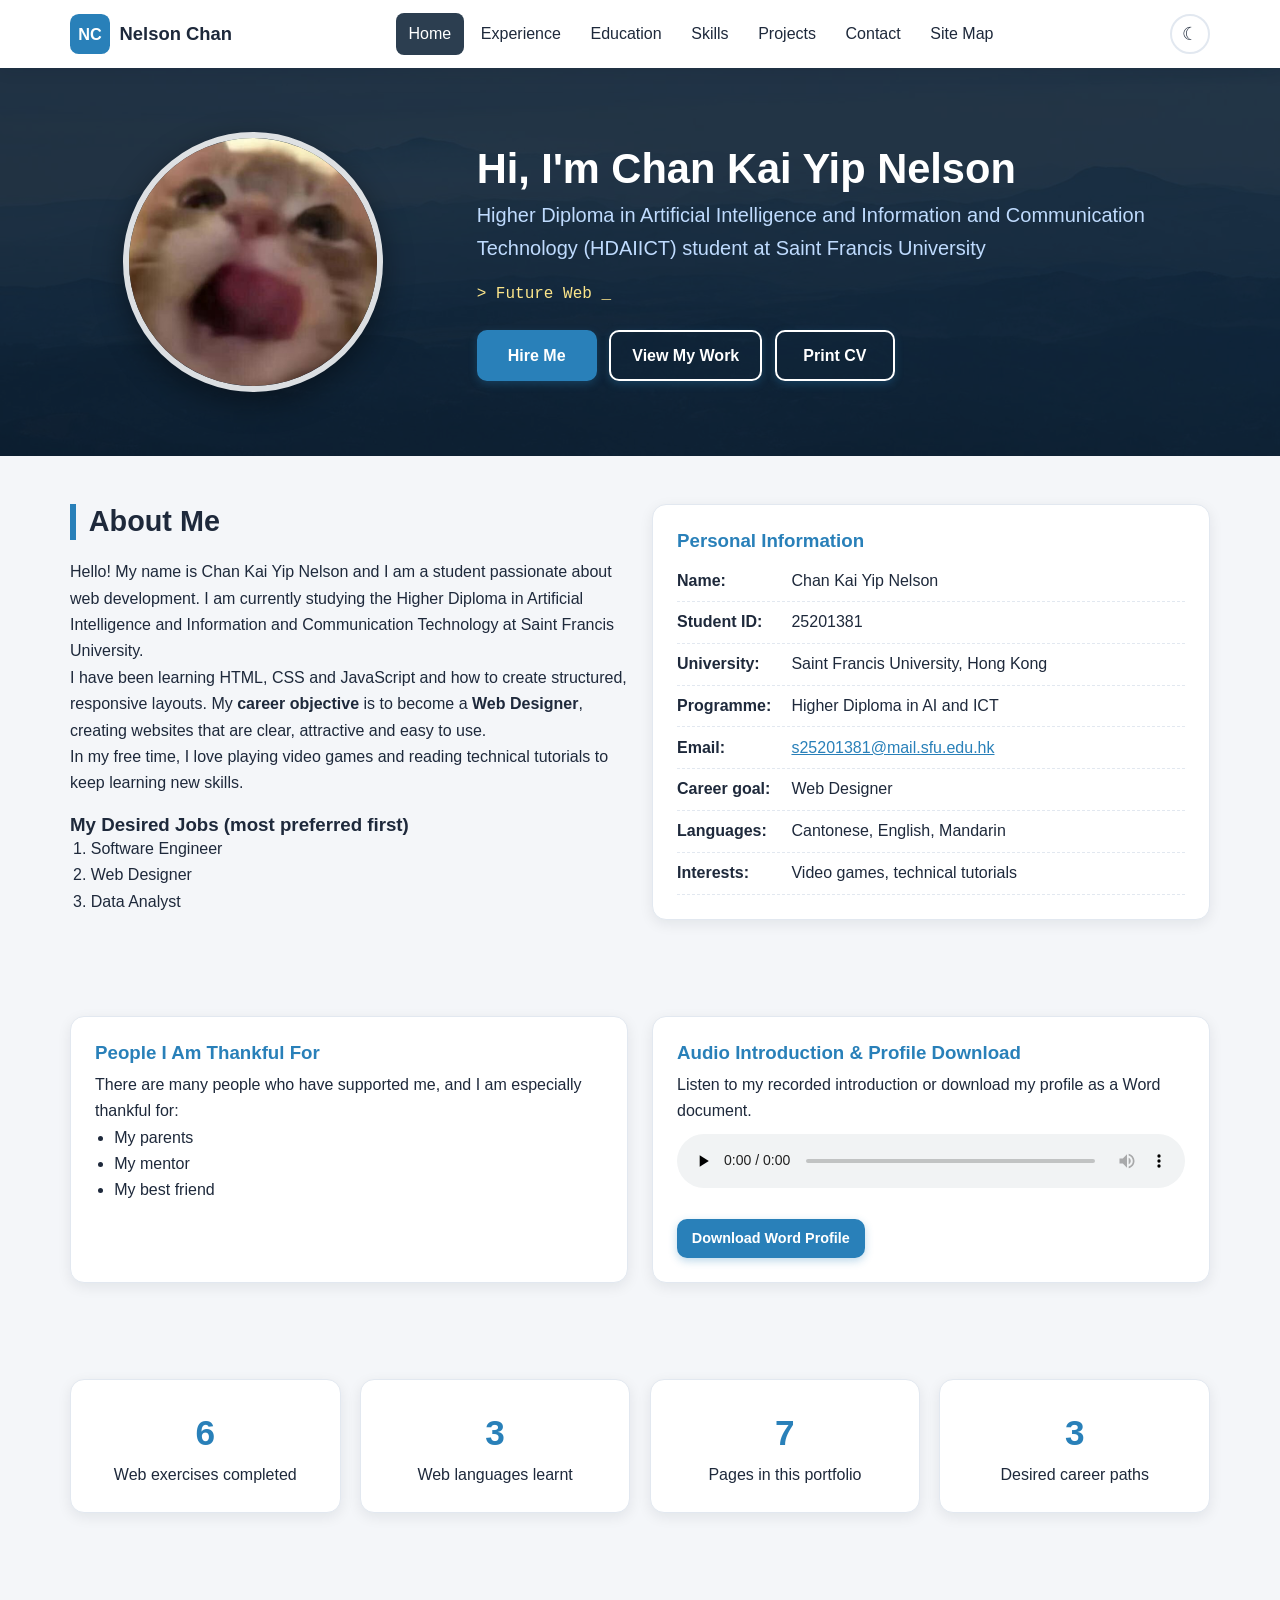
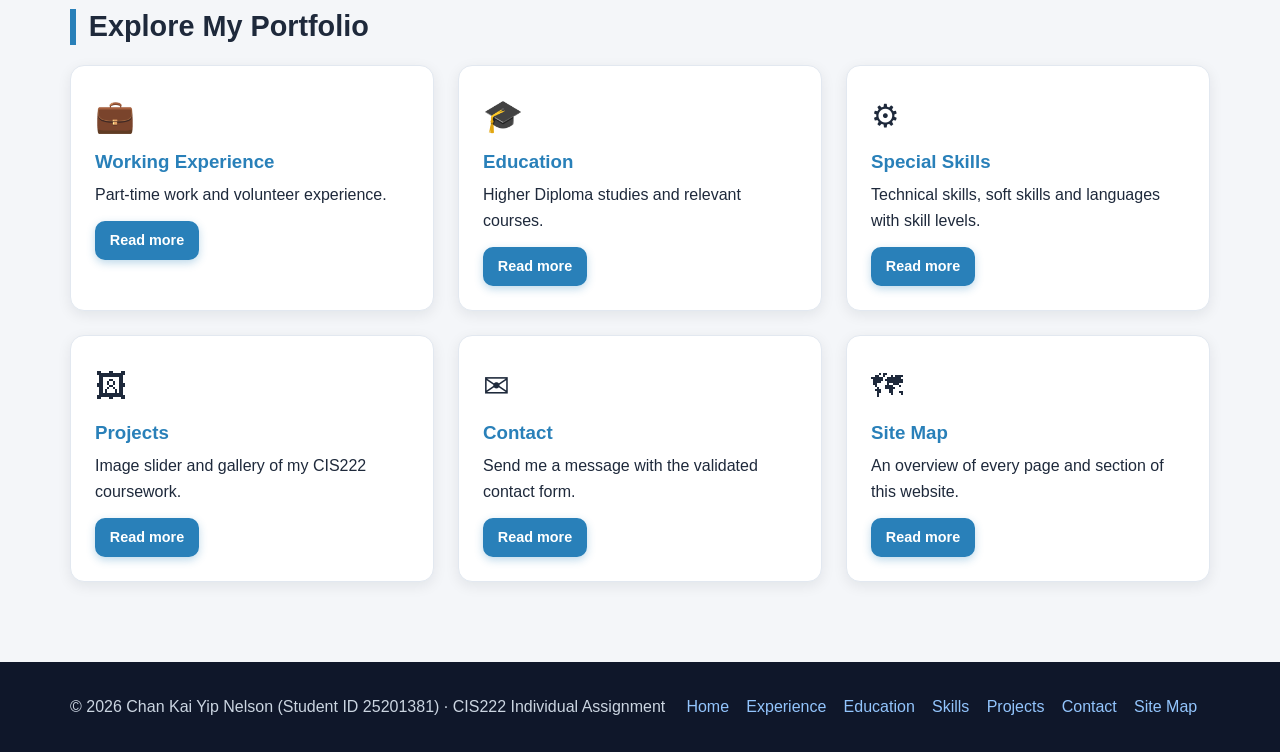
<file: index.html>
<!DOCTYPE html>
<html lang="en">
<head>
  <meta charset="UTF-8">
  <meta name="viewport" content="width=device-width, initial-scale=1.0">
  <meta name="description" content="Personal information and profile of Chan Kai Yip Nelson, IT student">
  <meta name="keywords" content="e-portfolio, CV, AI and ICT student, Saint Francis University, web developer">
  <meta name="author" content="Chan Kai Yip Nelson">
  <title>Personal Information | Chan Kai Yip Nelson - e-Portfolio</title>
  <link rel="icon" href="images/logo.svg" type="image/svg+xml">
  <link rel="stylesheet" href="css/style.css">
</head>
<body>
  <!-- ===== Header & navigation (same on every page) ===== -->
  <header class="site-header">
    <div class="container nav-wrap">
      <a class="brand" href="index.html"><img src="images/logo.svg" alt="Chan Kai Yip Nelson logo" width="40" height="40"><span>Nelson Chan</span></a>
      <nav aria-label="Main navigation">
        <ul class="nav-menu" id="navMenu">
          <li><a href="index.html" class="active" aria-current="page">Home</a></li>
          <li><a href="experience.html">Experience</a></li>
          <li><a href="education.html">Education</a></li>
          <li><a href="skills.html">Skills</a></li>
          <li><a href="projects.html">Projects</a></li>
          <li><a href="contact.html">Contact</a></li>
          <li><a href="sitemap.html">Site Map</a></li>
        </ul>
      </nav>
      <div class="nav-tools">
        <button type="button" class="icon-btn" id="themeToggle" aria-label="Toggle dark mode">&#9790;</button>
        <button type="button" class="hamburger" id="hamburger" aria-label="Open menu" aria-expanded="false" aria-controls="navMenu"><span></span><span></span><span></span></button>
      </div>
    </div>
  </header>

  <main>
    <!-- ===== Hero: PERSONAL INFO ===== -->
    <section class="hero">
      <div class="container hero-grid">
        <img class="profile-photo" src="images/profile.png" alt="Profile photo of Chan Kai Yip Nelson" width="260" height="260">
        <div>
          <h1>Hi, I'm Chan Kai Yip Nelson</h1>
          <p class="tagline">Higher Diploma in Artificial Intelligence and Information and Communication Technology (HDAIICT) student at Saint Francis University</p>
          <p class="typing" id="typing">&gt; Web Designer_</p>
          <div class="hero-buttons">
            <a class="btn" href="contact.html">Hire Me</a>
            <a class="btn btn-outline" href="projects.html">View My Work</a>
            <button type="button" class="btn btn-outline" onclick="printCV()">Print CV</button>
          </div>
        </div>
      </div>
    </section>

    <!-- ===== About me ===== -->
    <section>
      <div class="container grid-2">
        <article>
          <h2 class="section-title">About Me</h2>
          <p>Hello! My name is Chan Kai Yip Nelson and I am a student passionate about web development. I am currently studying the Higher Diploma in Artificial Intelligence and Information and Communication Technology at Saint Francis University.</p>
          <p>I have been learning HTML, CSS and JavaScript and how to create structured, responsive layouts. My <strong>career objective</strong> is to become a <strong>Web Designer</strong>, creating websites that are clear, attractive and easy to use.</p>
          <p>In my free time, I love playing video games and reading technical tutorials to keep learning new skills.</p>
          <h3 style="margin-top:1rem">My Desired Jobs (most preferred first)</h3>
          <ol style="padding-left:1.3rem">
            <li>Software Engineer</li>
            <li>Web Designer</li>
            <li>Data Analyst</li>
          </ol>
        </article>
        <aside class="card">
          <h3>Personal Information</h3>
          <ul class="info-list">
            <li><strong>Name:</strong> Chan Kai Yip Nelson</li>
            <li><strong>Student ID:</strong> 25201381</li>
            <li><strong>University:</strong> Saint Francis University, Hong Kong</li>
            <li><strong>Programme:</strong> Higher Diploma in AI and ICT</li>
            <li><strong>Email:</strong> <a href="mailto:s25201381@mail.sfu.edu.hk">s25201381@mail.sfu.edu.hk</a></li>
            <li><strong>Career goal:</strong> Web Designer</li>
            <li><strong>Languages:</strong> Cantonese, English, Mandarin</li>
            <li><strong>Interests:</strong> Video games, technical tutorials</li>
          </ul>
        </aside>
      </div>
    </section>

    <!-- ===== Thankful + audio / Word profile ===== -->
    <section>
      <div class="container grid-2">
        <div class="card">
          <h3>People I Am Thankful For</h3>
          <p>There are many people who have supported me, and I am especially thankful for:</p>
          <ul style="padding-left:1.2rem">
            <li>My parents</li>
            <li>My mentor</li>
            <li>My best friend</li>
          </ul>
        </div>
        <div class="card">
          <h3>Audio Introduction &amp; Profile Download</h3>
          <p>Listen to my recorded introduction or download my profile as a Word document.</p>
          <audio controls preload="none" style="width:100%;margin:0.6rem 0">
            <source src="audio/self_intro.mp3" type="audio/mpeg">
            Your browser does not support the audio element.
          </audio>
          <a class="btn btn-small" href="files/AboutMe.docx" download>Download Word Profile</a>
        </div>
      </div>
    </section>

    <!-- ===== Quick stats (animated counters) ===== -->
    <section>
      <div class="container grid-4">
        <div class="card stat"><div class="num" data-target="6">0</div><p>Web exercises completed</p></div>
        <div class="card stat"><div class="num" data-target="3">0</div><p>Web languages learnt</p></div>
        <div class="card stat"><div class="num" data-target="7">0</div><p>Pages in this portfolio</p></div>
        <div class="card stat"><div class="num" data-target="3">0</div><p>Desired career paths</p></div>
      </div>
    </section>

    <!-- ===== Quick links to other pages ===== -->
    <section>
      <div class="container">
        <h2 class="section-title">Explore My Portfolio</h2>
        <div class="grid-3">
          <div class="card"><div class="icon" aria-hidden="true">&#128188;</div><h3>Working Experience</h3><p>Part-time work and volunteer experience.</p><a class="btn btn-small" href="experience.html">Read more</a></div>
          <div class="card"><div class="icon" aria-hidden="true">&#127891;</div><h3>Education</h3><p>Higher Diploma studies and relevant courses.</p><a class="btn btn-small" href="education.html">Read more</a></div>
          <div class="card"><div class="icon" aria-hidden="true">&#9881;</div><h3>Special Skills</h3><p>Technical skills, soft skills and languages with skill levels.</p><a class="btn btn-small" href="skills.html">Read more</a></div>
          <div class="card"><div class="icon" aria-hidden="true">&#128444;</div><h3>Projects</h3><p>Image slider and gallery of my CIS222 coursework.</p><a class="btn btn-small" href="projects.html">Read more</a></div>
          <div class="card"><div class="icon" aria-hidden="true">&#9993;</div><h3>Contact</h3><p>Send me a message with the validated contact form.</p><a class="btn btn-small" href="contact.html">Read more</a></div>
          <div class="card"><div class="icon" aria-hidden="true">&#128506;</div><h3>Site Map</h3><p>An overview of every page and section of this website.</p><a class="btn btn-small" href="sitemap.html">Read more</a></div>
        </div>
      </div>
    </section>
  </main>

  <!-- ===== Footer ===== -->
  <footer class="site-footer">
    <div class="container footer-grid">
      <p>&copy; <span id="year">2026</span> Chan Kai Yip Nelson (Student ID 25201381) &middot; CIS222 Individual Assignment</p>
      <p><a href="index.html">Home</a> <a href="experience.html">Experience</a> <a href="education.html">Education</a> <a href="skills.html">Skills</a> <a href="projects.html">Projects</a> <a href="contact.html">Contact</a> <a href="sitemap.html">Site Map</a></p>
    </div>
  </footer>
  <button type="button" id="backToTop" aria-label="Back to top">&#8593;</button>
  <script src="js/script.js"></script>
</body>
</html>
</file>
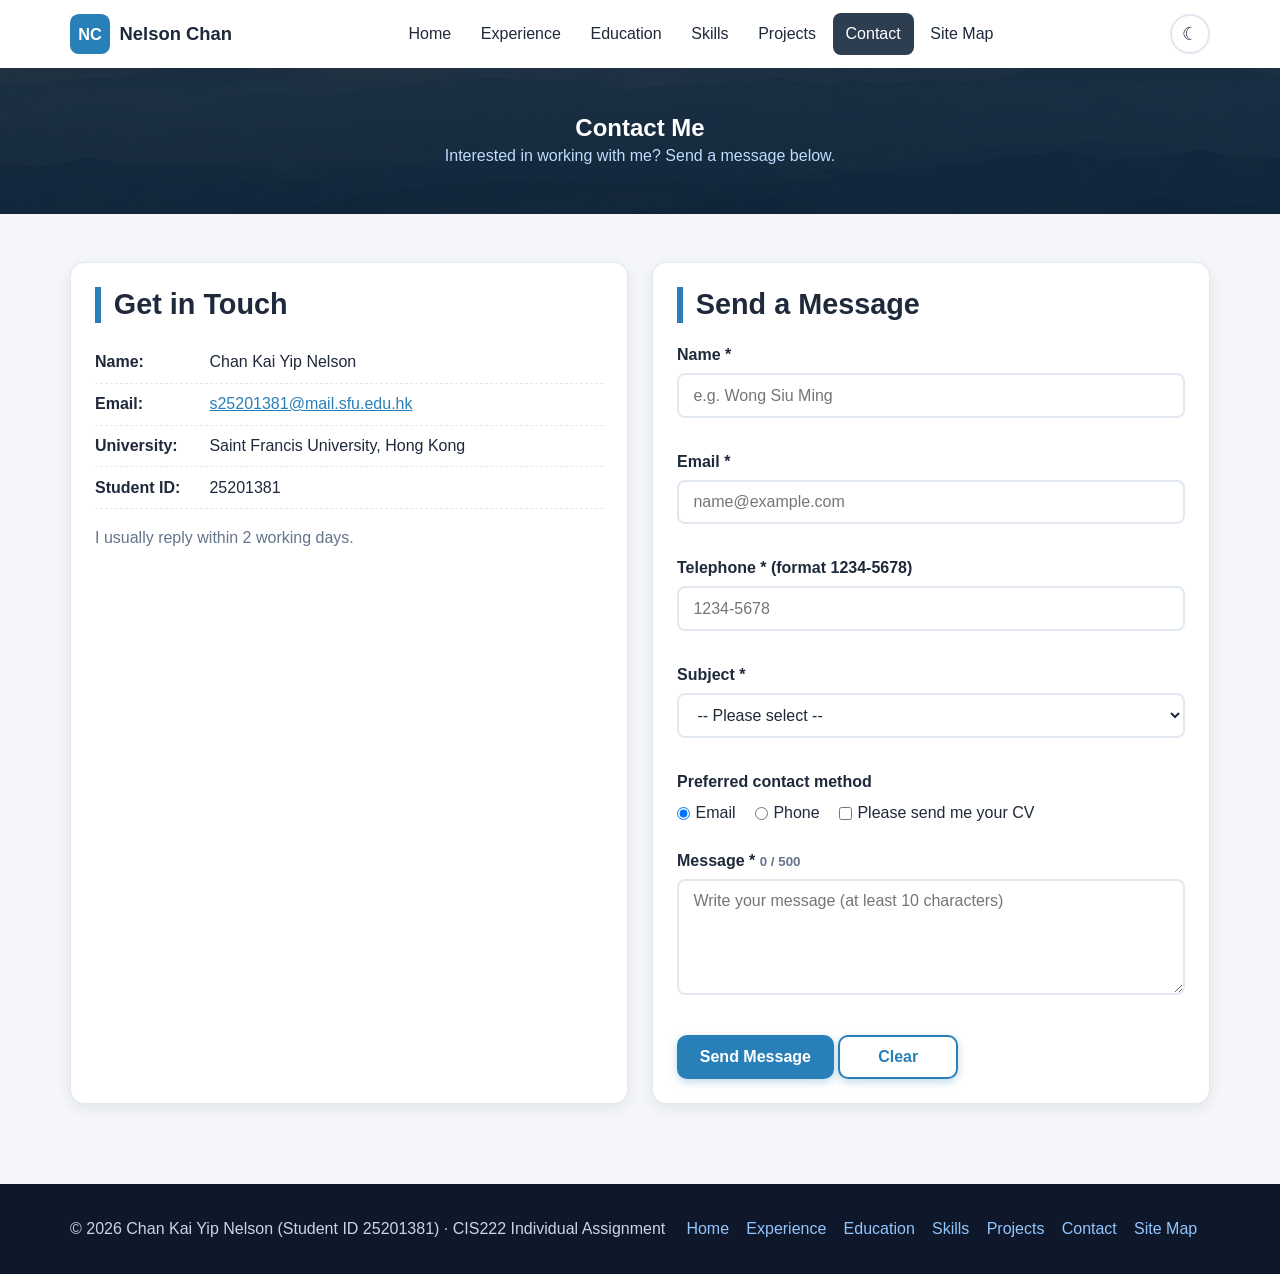
<file: contact.html>
<!DOCTYPE html>
<html lang="en">
<head>
  <meta charset="UTF-8">
  <meta name="viewport" content="width=device-width, initial-scale=1.0">
  <meta name="description" content="Contact Chan Kai Yip Nelson">
  <meta name="keywords" content="e-portfolio, CV, AI and ICT student, Saint Francis University, web developer">
  <meta name="author" content="Chan Kai Yip Nelson">
  <title>Contact Me | Chan Kai Yip Nelson - e-Portfolio</title>
  <link rel="icon" href="images/logo.svg" type="image/svg+xml">
  <link rel="stylesheet" href="css/style.css">
</head>
<body>
  <!-- ===== Header & navigation (same on every page) ===== -->
  <header class="site-header">
    <div class="container nav-wrap">
      <a class="brand" href="index.html"><img src="images/logo.svg" alt="Chan Kai Yip Nelson logo" width="40" height="40"><span>Nelson Chan</span></a>
      <nav aria-label="Main navigation">
        <ul class="nav-menu" id="navMenu">
          <li><a href="index.html">Home</a></li>
          <li><a href="experience.html">Experience</a></li>
          <li><a href="education.html">Education</a></li>
          <li><a href="skills.html">Skills</a></li>
          <li><a href="projects.html">Projects</a></li>
          <li><a href="contact.html" class="active" aria-current="page">Contact</a></li>
          <li><a href="sitemap.html">Site Map</a></li>
        </ul>
      </nav>
      <div class="nav-tools">
        <button type="button" class="icon-btn" id="themeToggle" aria-label="Toggle dark mode">&#9790;</button>
        <button type="button" class="hamburger" id="hamburger" aria-label="Open menu" aria-expanded="false" aria-controls="navMenu"><span></span><span></span><span></span></button>
      </div>
    </div>
  </header>

  <main>
    <section class="page-banner">
      <div class="container">
        <h1>Contact Me</h1>
        <p>Interested in working with me? Send a message below.</p>
      </div>
    </section>

    <section>
      <div class="container grid-2">
        <!-- Contact details -->
        <div class="card">
          <h2 class="section-title">Get in Touch</h2>
          <ul class="info-list">
            <li><strong>Name:</strong> Chan Kai Yip Nelson</li>
            <li><strong>Email:</strong> <a href="mailto:s25201381@mail.sfu.edu.hk">s25201381@mail.sfu.edu.hk</a></li>
            <li><strong>University:</strong> Saint Francis University, Hong Kong</li>
            <li><strong>Student ID:</strong> 25201381</li>
          </ul>
          <p class="muted" style="margin-top:1rem">I usually reply within 2 working days.</p>
        </div>

        <!-- Contact form with JavaScript validation (see js/script.js) -->
        <div class="card">
          <h2 class="section-title">Send a Message</h2>
          <form id="contactForm" action="#" method="post" novalidate>
            <div class="form-group">
              <label for="name">Name *</label>
              <input type="text" id="name" name="name" maxlength="40" placeholder="e.g. Wong Siu Ming" required>
              <span class="error-msg" id="nameError"></span>
            </div>
            <div class="form-group">
              <label for="email">Email *</label>
              <input type="email" id="email" name="email" placeholder="name@example.com" required>
              <span class="error-msg" id="emailError"></span>
            </div>
            <div class="form-group">
              <label for="phone">Telephone * (format 1234-5678)</label>
              <input type="tel" id="phone" name="phone" placeholder="1234-5678" pattern="\d{4}-\d{4}" required>
              <span class="error-msg" id="phoneError"></span>
            </div>
            <div class="form-group">
              <label for="subject">Subject *</label>
              <select id="subject" name="subject" required>
                <option value="">-- Please select --</option>
                <option value="job">Job opportunity</option>
                <option value="internship">Internship</option>
                <option value="freelance">Freelance project</option>
                <option value="other">Other</option>
              </select>
              <span class="error-msg" id="subjectError"></span>
            </div>
            <div class="form-group">
              <span style="font-weight:600;display:block;margin-bottom:0.3rem">Preferred contact method</span>
              <div class="radio-row">
                <label><input type="radio" name="method" value="email" checked> Email</label>
                <label><input type="radio" name="method" value="phone"> Phone</label>
                <label><input type="checkbox" name="cv" value="yes"> Please send me your CV</label>
              </div>
            </div>
            <div class="form-group">
              <label for="message">Message * <small id="charCount" class="muted">0 / 500</small></label>
              <textarea id="message" name="message" rows="5" maxlength="500" placeholder="Write your message (at least 10 characters)" required></textarea>
              <span class="error-msg" id="messageError"></span>
            </div>
            <button type="submit" class="btn">Send Message</button>
            <button type="reset" class="btn btn-outline">Clear</button>
            <div class="form-result" id="formResult" role="status"></div>
          </form>
        </div>
      </div>
    </section>
  </main>

  <!-- ===== Footer ===== -->
  <footer class="site-footer">
    <div class="container footer-grid">
      <p>&copy; <span id="year">2026</span> Chan Kai Yip Nelson (Student ID 25201381) &middot; CIS222 Individual Assignment</p>
      <p><a href="index.html">Home</a> <a href="experience.html">Experience</a> <a href="education.html">Education</a> <a href="skills.html">Skills</a> <a href="projects.html">Projects</a> <a href="contact.html">Contact</a> <a href="sitemap.html">Site Map</a></p>
    </div>
  </footer>
  <button type="button" id="backToTop" aria-label="Back to top">&#8593;</button>
  <script src="js/script.js"></script>
</body>
</html>
</file>
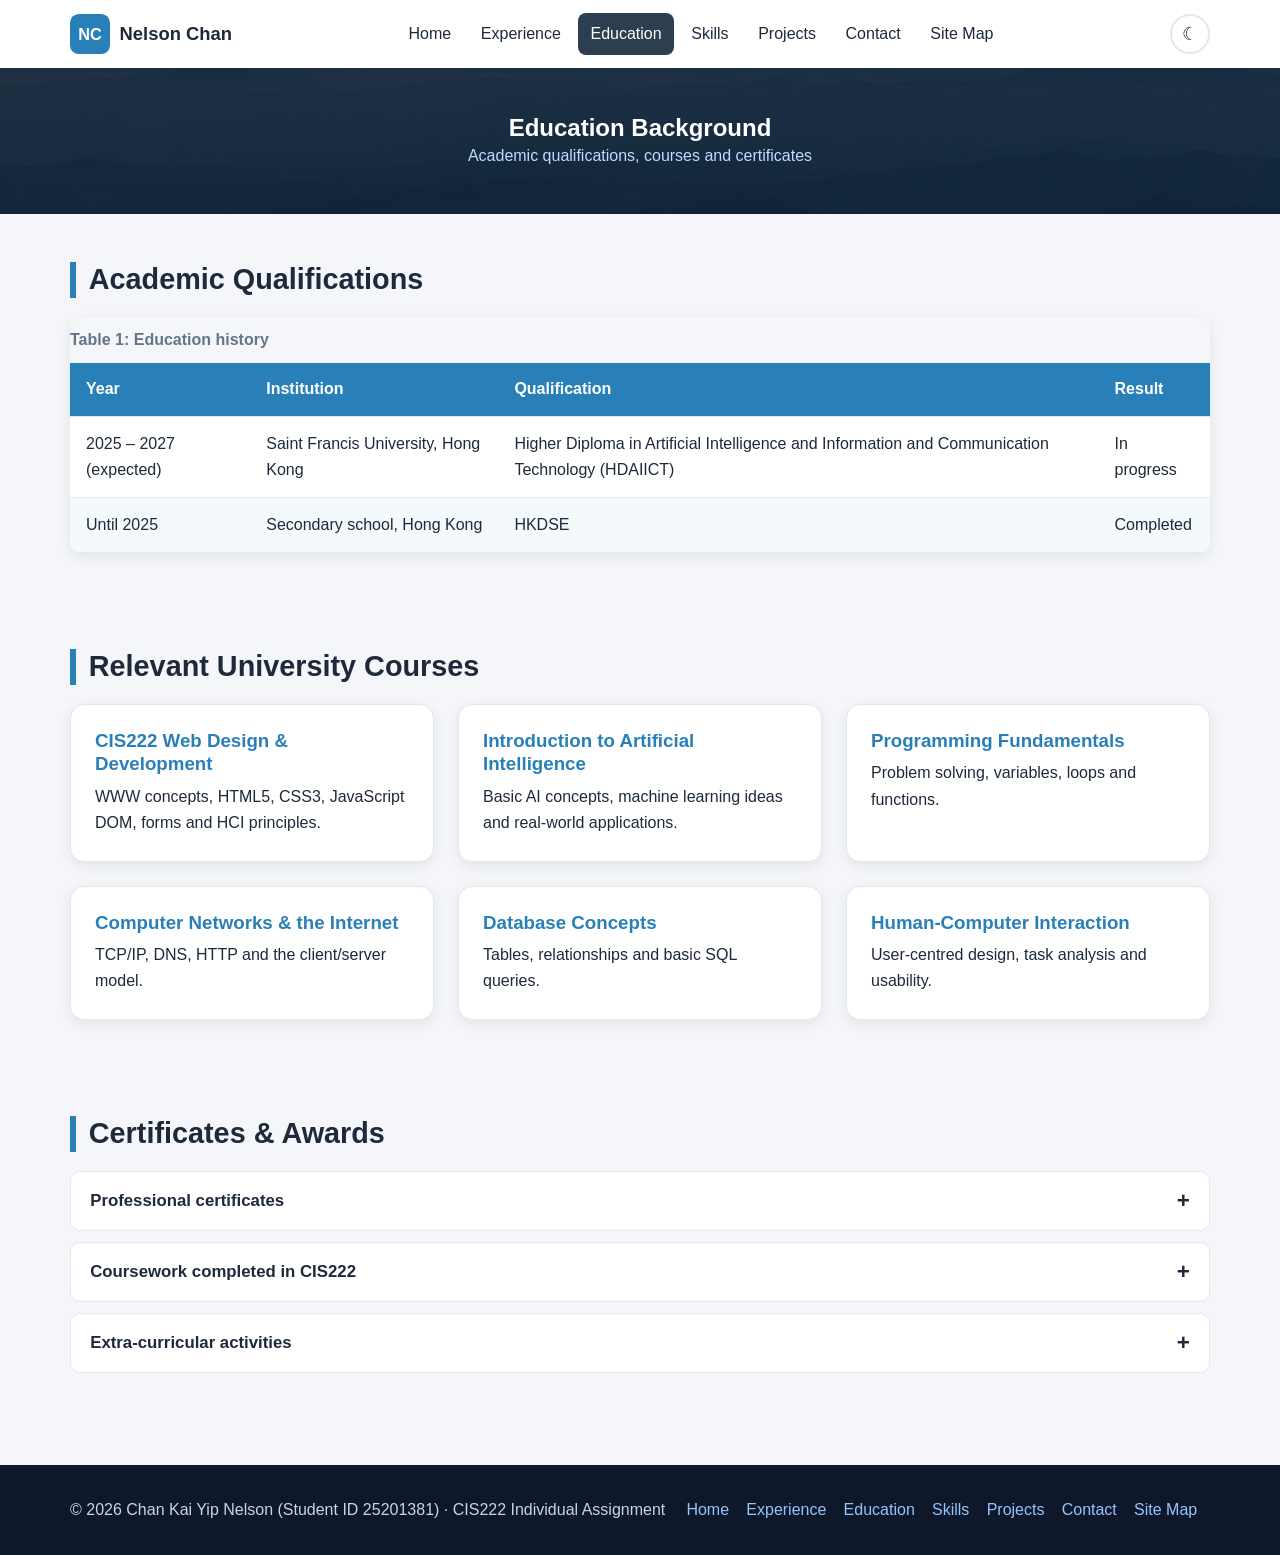
<file: education.html>
<!DOCTYPE html>
<html lang="en">
<head>
  <meta charset="UTF-8">
  <meta name="viewport" content="width=device-width, initial-scale=1.0">
  <meta name="description" content="Education background of Chan Kai Yip Nelson">
  <meta name="keywords" content="e-portfolio, CV, AI and ICT student, Saint Francis University, web developer">
  <meta name="author" content="Chan Kai Yip Nelson">
  <title>Education Background | Chan Kai Yip Nelson - e-Portfolio</title>
  <link rel="icon" href="images/logo.svg" type="image/svg+xml">
  <link rel="stylesheet" href="css/style.css">
</head>
<body>
  <!-- ===== Header & navigation (same on every page) ===== -->
  <header class="site-header">
    <div class="container nav-wrap">
      <a class="brand" href="index.html"><img src="images/logo.svg" alt="Chan Kai Yip Nelson logo" width="40" height="40"><span>Nelson Chan</span></a>
      <nav aria-label="Main navigation">
        <ul class="nav-menu" id="navMenu">
          <li><a href="index.html">Home</a></li>
          <li><a href="experience.html">Experience</a></li>
          <li><a href="education.html" class="active" aria-current="page">Education</a></li>
          <li><a href="skills.html">Skills</a></li>
          <li><a href="projects.html">Projects</a></li>
          <li><a href="contact.html">Contact</a></li>
          <li><a href="sitemap.html">Site Map</a></li>
        </ul>
      </nav>
      <div class="nav-tools">
        <button type="button" class="icon-btn" id="themeToggle" aria-label="Toggle dark mode">&#9790;</button>
        <button type="button" class="hamburger" id="hamburger" aria-label="Open menu" aria-expanded="false" aria-controls="navMenu"><span></span><span></span><span></span></button>
      </div>
    </div>
  </header>

  <main>
    <section class="page-banner">
      <div class="container">
        <h1>Education Background</h1>
        <p>Academic qualifications, courses and certificates</p>
      </div>
    </section>

    <!-- ===== Education table ===== -->
    <section id="qualifications">
      <div class="container">
        <h2 class="section-title">Academic Qualifications</h2>
        <div class="table-wrap">
          <table class="data-table">
            <caption>Table 1: Education history</caption>
            <thead>
              <tr><th scope="col">Year</th><th scope="col">Institution</th><th scope="col">Qualification</th><th scope="col">Result</th></tr>
            </thead>
            <tbody>
              <tr><td>2025 &ndash; 2027 (expected)</td><td>Saint Francis University, Hong Kong</td><td>Higher Diploma in Artificial Intelligence and Information and Communication Technology (HDAIICT)</td><td>In progress</td></tr>
              <tr><td>Until 2025</td><td>Secondary school, Hong Kong</td><td>HKDSE</td><td>Completed</td></tr>
            </tbody>
          </table>
        </div>
      </div>
    </section>

    <!-- ===== Relevant courses (cards) ===== -->
    <section id="courses">
      <div class="container">
        <h2 class="section-title">Relevant University Courses</h2>
        <div class="grid-3">
          <div class="card"><h3>CIS222 Web Design &amp; Development</h3><p>WWW concepts, HTML5, CSS3, JavaScript DOM, forms and HCI principles.</p></div>
          <div class="card"><h3>Introduction to Artificial Intelligence</h3><p>Basic AI concepts, machine learning ideas and real-world applications.</p></div>
          <div class="card"><h3>Programming Fundamentals</h3><p>Problem solving, variables, loops and functions.</p></div>
          <div class="card"><h3>Computer Networks &amp; the Internet</h3><p>TCP/IP, DNS, HTTP and the client/server model.</p></div>
          <div class="card"><h3>Database Concepts</h3><p>Tables, relationships and basic SQL queries.</p></div>
          <div class="card"><h3>Human-Computer Interaction</h3><p>User-centred design, task analysis and usability.</p></div>
        </div>
      </div>
    </section>

    <!-- ===== Certificates & awards (accordion) ===== -->
    <section id="certificates">
      <div class="container">
        <h2 class="section-title">Certificates &amp; Awards</h2>
        <div class="accordion">
          <div class="accordion-item">
            <button type="button" class="accordion-header" aria-expanded="false">Professional certificates <span class="sign">+</span></button>
            <div class="accordion-body"><p>Planned: online certificates in responsive web design and JavaScript (to be added when completed).</p></div>
          </div>
          <div class="accordion-item">
            <button type="button" class="accordion-header" aria-expanded="false">Coursework completed in CIS222 <span class="sign">+</span></button>
            <div class="accordion-body"><ul><li>Tutorial 2: personal webpage, HTML functions showcase, validated contact form</li><li>Tutorial 3: four-section page layout</li><li>Tutorial 4: student registration form styled with CSS</li><li>Tutorial 5: TechCorp company index page with registration form</li></ul></div>
          </div>
          <div class="accordion-item">
            <button type="button" class="accordion-header" aria-expanded="false">Extra-curricular activities <span class="sign">+</span></button>
            <div class="accordion-body"><ul><li>Gaming &ndash; strategy and teamwork in online games</li><li>Self-learning through technical tutorials</li></ul></div>
          </div>
        </div>
      </div>
    </section>
  </main>

  <!-- ===== Footer ===== -->
  <footer class="site-footer">
    <div class="container footer-grid">
      <p>&copy; <span id="year">2026</span> Chan Kai Yip Nelson (Student ID 25201381) &middot; CIS222 Individual Assignment</p>
      <p><a href="index.html">Home</a> <a href="experience.html">Experience</a> <a href="education.html">Education</a> <a href="skills.html">Skills</a> <a href="projects.html">Projects</a> <a href="contact.html">Contact</a> <a href="sitemap.html">Site Map</a></p>
    </div>
  </footer>
  <button type="button" id="backToTop" aria-label="Back to top">&#8593;</button>
  <script src="js/script.js"></script>
</body>
</html>
</file>
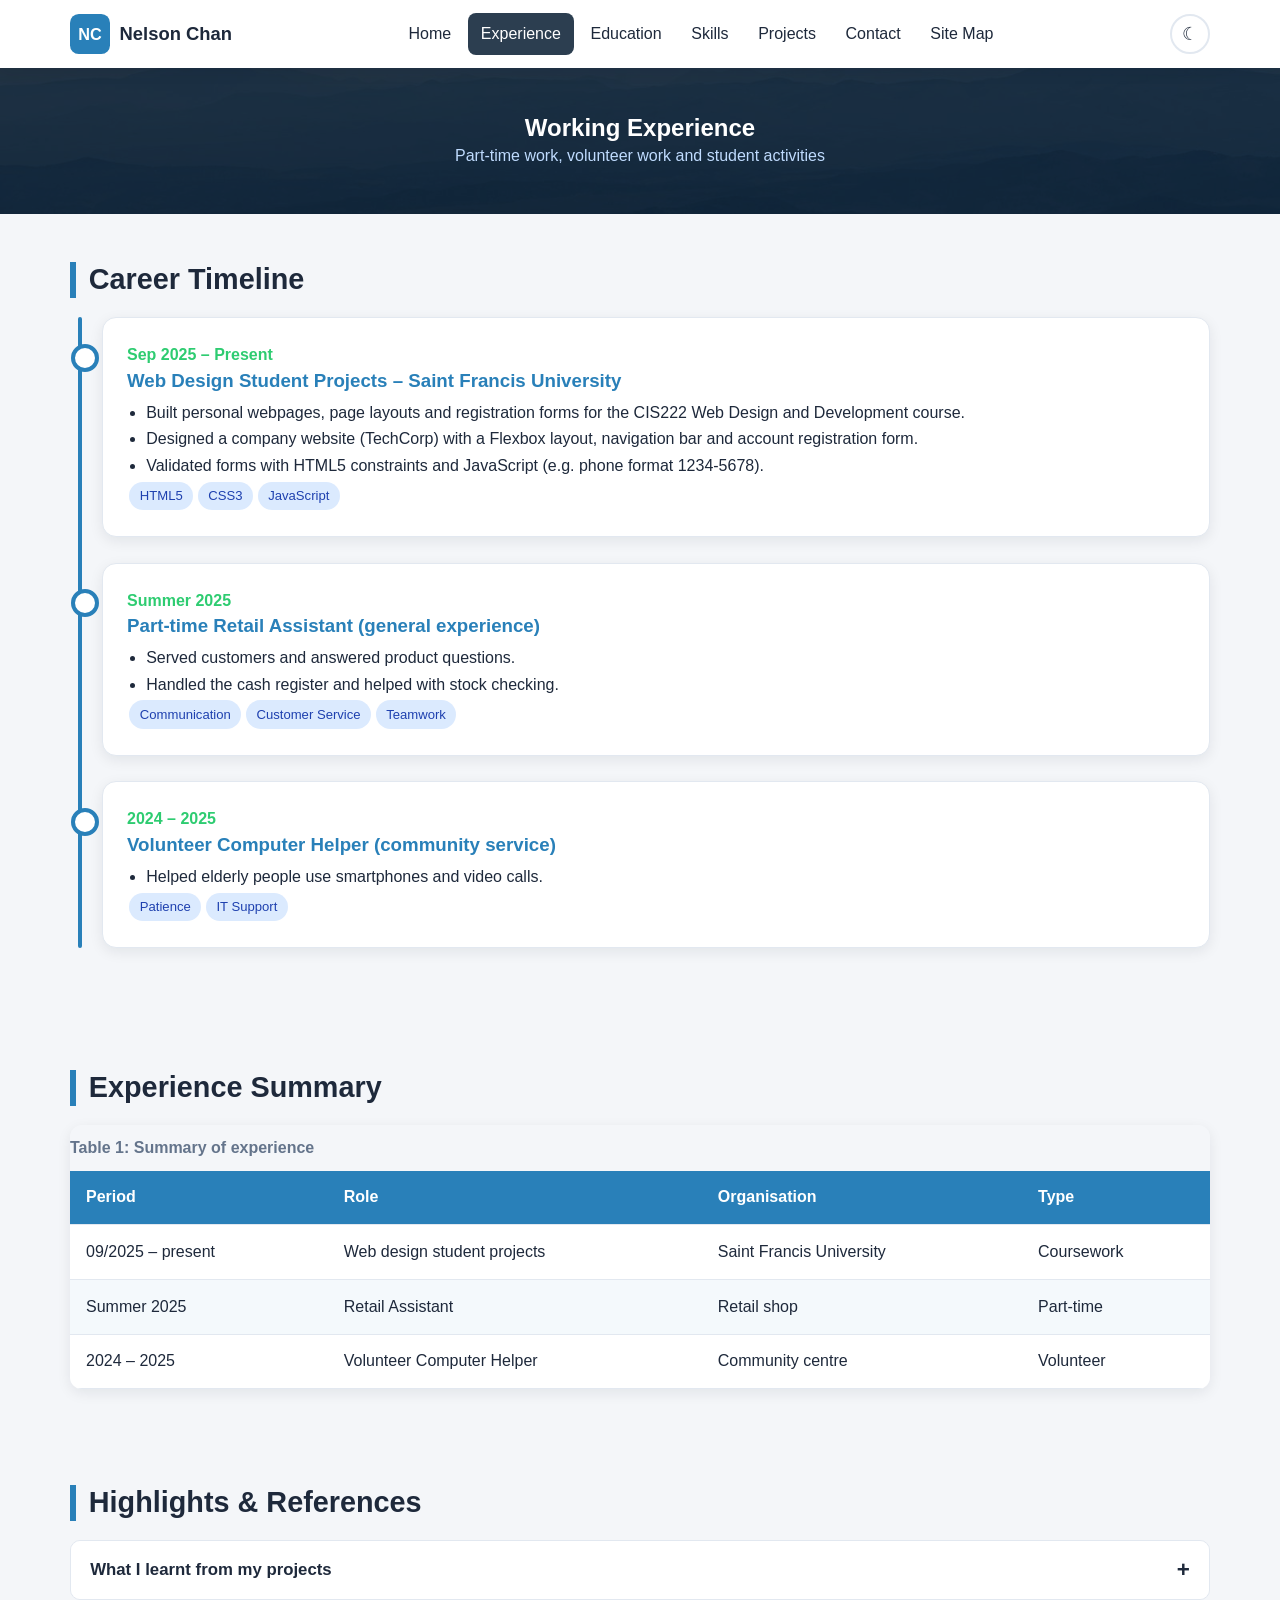
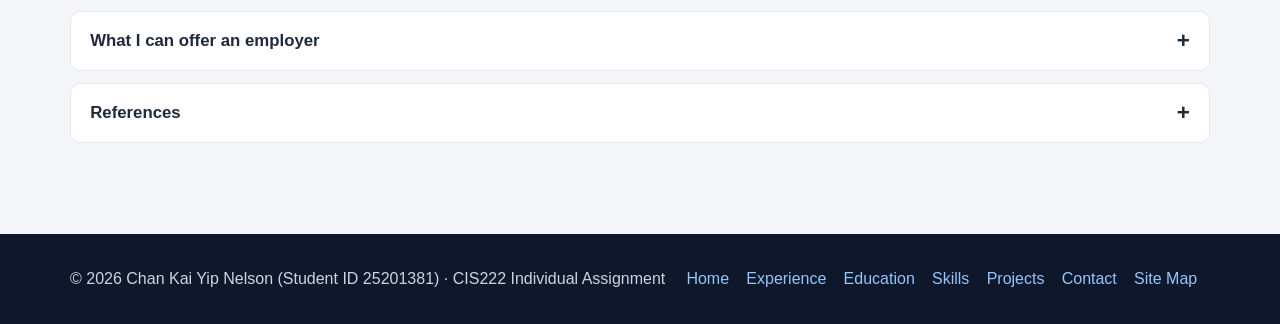
<file: experience.html>
<!DOCTYPE html>
<html lang="en">
<head>
  <meta charset="UTF-8">
  <meta name="viewport" content="width=device-width, initial-scale=1.0">
  <meta name="description" content="Working experience of Chan Kai Yip Nelson">
  <meta name="keywords" content="e-portfolio, CV, AI and ICT student, Saint Francis University, web developer">
  <meta name="author" content="Chan Kai Yip Nelson">
  <title>Working Experience | Chan Kai Yip Nelson - e-Portfolio</title>
  <link rel="icon" href="images/logo.svg" type="image/svg+xml">
  <link rel="stylesheet" href="css/style.css">
</head>
<body>
  <!-- ===== Header & navigation (same on every page) ===== -->
  <header class="site-header">
    <div class="container nav-wrap">
      <a class="brand" href="index.html"><img src="images/logo.svg" alt="Chan Kai Yip Nelson logo" width="40" height="40"><span>Nelson Chan</span></a>
      <nav aria-label="Main navigation">
        <ul class="nav-menu" id="navMenu">
          <li><a href="index.html">Home</a></li>
          <li><a href="experience.html" class="active" aria-current="page">Experience</a></li>
          <li><a href="education.html">Education</a></li>
          <li><a href="skills.html">Skills</a></li>
          <li><a href="projects.html">Projects</a></li>
          <li><a href="contact.html">Contact</a></li>
          <li><a href="sitemap.html">Site Map</a></li>
        </ul>
      </nav>
      <div class="nav-tools">
        <button type="button" class="icon-btn" id="themeToggle" aria-label="Toggle dark mode">&#9790;</button>
        <button type="button" class="hamburger" id="hamburger" aria-label="Open menu" aria-expanded="false" aria-controls="navMenu"><span></span><span></span><span></span></button>
      </div>
    </div>
  </header>

  <main>
    <section class="page-banner">
      <div class="container">
        <h1>Working Experience</h1>
        <p>Part-time work, volunteer work and student activities</p>
      </div>
    </section>

    <!-- ===== Timeline (EDIT: replace with your real jobs) ===== -->
    <section id="timeline">
      <div class="container">
        <h2 class="section-title">Career Timeline</h2>
        <div class="timeline">
          <article class="timeline-item card">
            <p class="date">Sep 2025 &ndash; Present</p>
            <h3>Web Design Student Projects &ndash; Saint Francis University</h3>
            <ul style="padding-left:1.2rem">
              <li>Built personal webpages, page layouts and registration forms for the CIS222 Web Design and Development course.</li>
              <li>Designed a company website (TechCorp) with a Flexbox layout, navigation bar and account registration form.</li>
              <li>Validated forms with HTML5 constraints and JavaScript (e.g. phone format 1234-5678).</li>
            </ul>
            <p><span class="tag">HTML5</span><span class="tag">CSS3</span><span class="tag">JavaScript</span></p>
          </article>
          <article class="timeline-item card">
            <p class="date">Summer 2025</p>
            <h3>Part-time Retail Assistant (general experience)</h3>
            <ul style="padding-left:1.2rem">
              <li>Served customers and answered product questions.</li>
              <li>Handled the cash register and helped with stock checking.</li>
            </ul>
            <p><span class="tag">Communication</span><span class="tag">Customer Service</span><span class="tag">Teamwork</span></p>
          </article>
          <article class="timeline-item card">
            <p class="date">2024 &ndash; 2025</p>
            <h3>Volunteer Computer Helper (community service)</h3>
            <ul style="padding-left:1.2rem">
              <li>Helped elderly people use smartphones and video calls.</li>
            </ul>
            <p><span class="tag">Patience</span><span class="tag">IT Support</span></p>
          </article>
        </div>
      </div>
    </section>

    <!-- ===== Summary table ===== -->
    <section id="summary">
      <div class="container">
        <h2 class="section-title">Experience Summary</h2>
        <div class="table-wrap">
          <table class="data-table">
            <caption>Table 1: Summary of experience</caption>
            <thead>
              <tr><th scope="col">Period</th><th scope="col">Role</th><th scope="col">Organisation</th><th scope="col">Type</th></tr>
            </thead>
            <tbody>
              <tr><td>09/2025 &ndash; present</td><td>Web design student projects</td><td>Saint Francis University</td><td>Coursework</td></tr>
              <tr><td>Summer 2025</td><td>Retail Assistant</td><td>Retail shop</td><td>Part-time</td></tr>
              <tr><td>2024 &ndash; 2025</td><td>Volunteer Computer Helper</td><td>Community centre</td><td>Volunteer</td></tr>
            </tbody>
          </table>
        </div>
      </div>
    </section>

    <!-- ===== Accordion ===== -->
    <section id="highlights">
      <div class="container">
        <h2 class="section-title">Highlights &amp; References</h2>
        <div class="accordion">
          <div class="accordion-item">
            <button type="button" class="accordion-header" aria-expanded="false">What I learnt from my projects <span class="sign">+</span></button>
            <div class="accordion-body"><p>How to plan a page layout with div, Flexbox and tables; how to style buttons with hover, focus and active states; and how to use JavaScript to validate user input.</p></div>
          </div>
          <div class="accordion-item">
            <button type="button" class="accordion-header" aria-expanded="false">What I can offer an employer <span class="sign">+</span></button>
            <div class="accordion-body"><ul><li>Basic front-end web development (HTML, CSS, JavaScript)</li><li>Willingness to learn quickly from technical tutorials</li><li>Good teamwork and communication</li></ul></div>
          </div>
          <div class="accordion-item">
            <button type="button" class="accordion-header" aria-expanded="false">References <span class="sign">+</span></button>
            <div class="accordion-body"><p>Available upon request.</p></div>
          </div>
        </div>
      </div>
    </section>
  </main>

  <!-- ===== Footer ===== -->
  <footer class="site-footer">
    <div class="container footer-grid">
      <p>&copy; <span id="year">2026</span> Chan Kai Yip Nelson (Student ID 25201381) &middot; CIS222 Individual Assignment</p>
      <p><a href="index.html">Home</a> <a href="experience.html">Experience</a> <a href="education.html">Education</a> <a href="skills.html">Skills</a> <a href="projects.html">Projects</a> <a href="contact.html">Contact</a> <a href="sitemap.html">Site Map</a></p>
    </div>
  </footer>
  <button type="button" id="backToTop" aria-label="Back to top">&#8593;</button>
  <script src="js/script.js"></script>
</body>
</html>
</file>
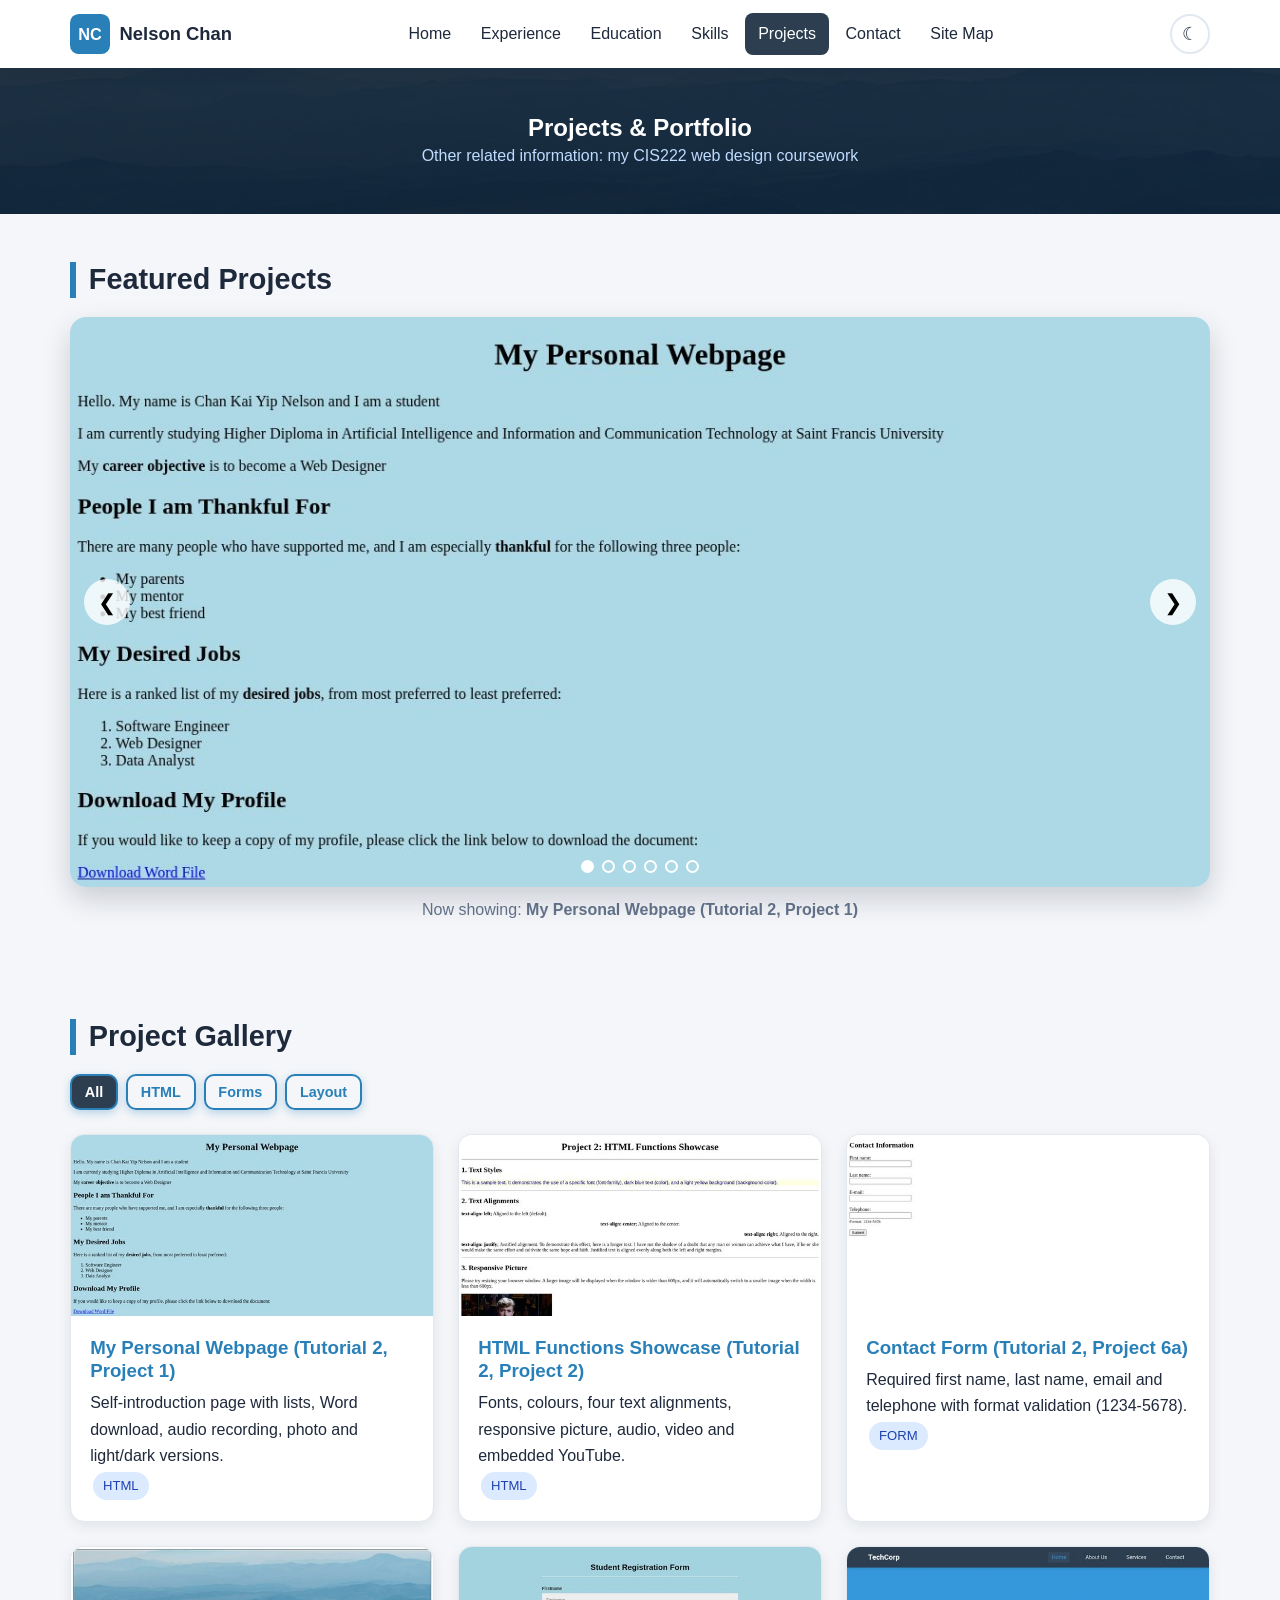
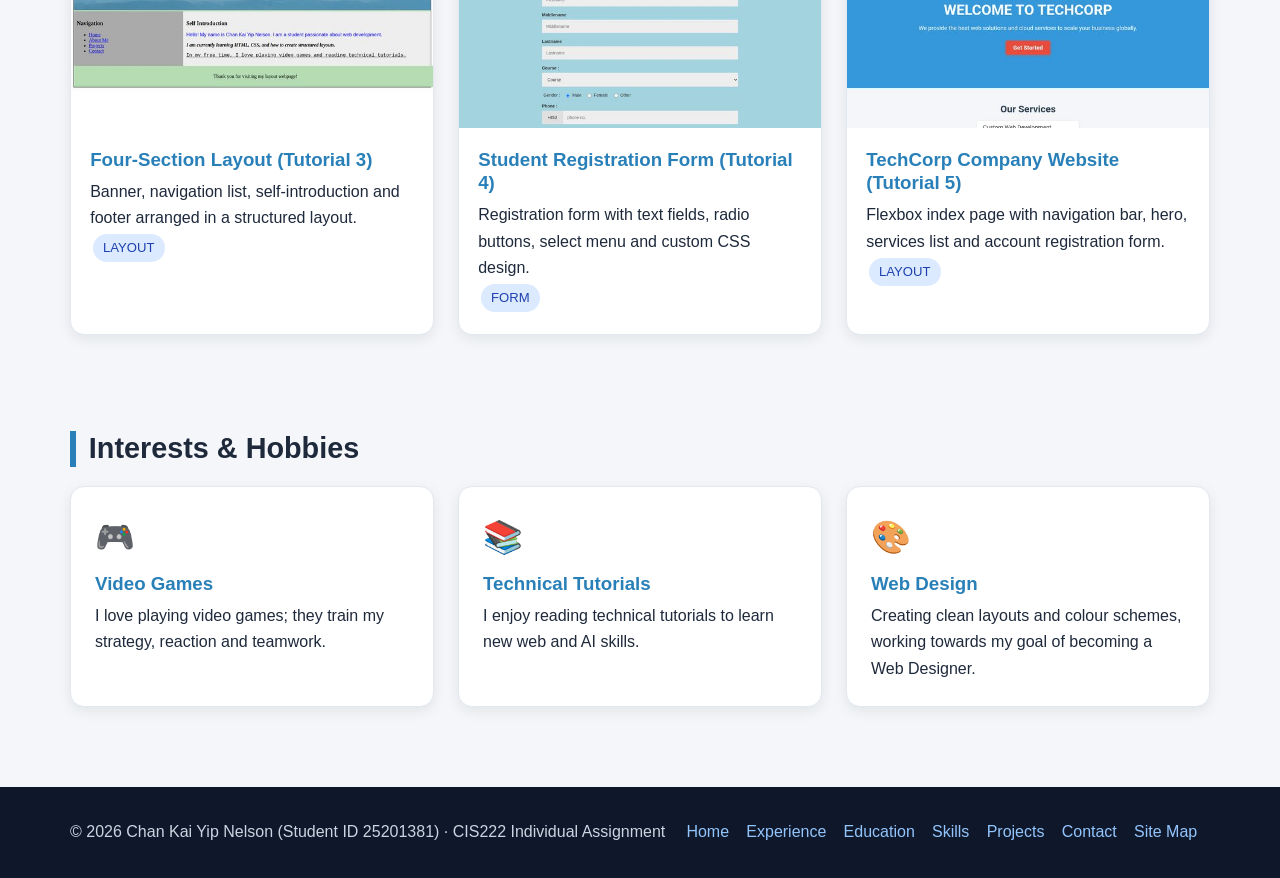
<file: projects.html>
<!DOCTYPE html>
<html lang="en">
<head>
  <meta charset="UTF-8">
  <meta name="viewport" content="width=device-width, initial-scale=1.0">
  <meta name="description" content="Projects and portfolio of Chan Kai Yip Nelson">
  <meta name="keywords" content="e-portfolio, CV, AI and ICT student, Saint Francis University, web developer">
  <meta name="author" content="Chan Kai Yip Nelson">
  <title>Projects & Portfolio | Chan Kai Yip Nelson - e-Portfolio</title>
  <link rel="icon" href="images/logo.svg" type="image/svg+xml">
  <link rel="stylesheet" href="css/style.css">
</head>
<body>
  <!-- ===== Header & navigation (same on every page) ===== -->
  <header class="site-header">
    <div class="container nav-wrap">
      <a class="brand" href="index.html"><img src="images/logo.svg" alt="Chan Kai Yip Nelson logo" width="40" height="40"><span>Nelson Chan</span></a>
      <nav aria-label="Main navigation">
        <ul class="nav-menu" id="navMenu">
          <li><a href="index.html">Home</a></li>
          <li><a href="experience.html">Experience</a></li>
          <li><a href="education.html">Education</a></li>
          <li><a href="skills.html">Skills</a></li>
          <li><a href="projects.html" class="active" aria-current="page">Projects</a></li>
          <li><a href="contact.html">Contact</a></li>
          <li><a href="sitemap.html">Site Map</a></li>
        </ul>
      </nav>
      <div class="nav-tools">
        <button type="button" class="icon-btn" id="themeToggle" aria-label="Toggle dark mode">&#9790;</button>
        <button type="button" class="hamburger" id="hamburger" aria-label="Open menu" aria-expanded="false" aria-controls="navMenu"><span></span><span></span><span></span></button>
      </div>
    </div>
  </header>

  <main>
    <section class="page-banner">
      <div class="container">
        <h1>Projects &amp; Portfolio</h1>
        <p>Other related information: my CIS222 web design coursework</p>
      </div>
    </section>

    <!-- ===== Image slider ===== -->
    <section id="slider-section">
      <div class="container">
        <h2 class="section-title">Featured Projects</h2>
        <div class="slider" id="slider">
          <div class="slides">
            <img src="images/work1_large.jpg" alt="My Personal Webpage (Tutorial 2, Project 1)" width="1024" height="512">
            <img src="images/work2_large.jpg" alt="HTML Functions Showcase (Tutorial 2, Project 2)" width="1024" height="512">
            <img src="images/work3_large.jpg" alt="Contact Form (Tutorial 2, Project 6a)" width="1024" height="512">
            <img src="images/work4_large.jpg" alt="Four-Section Layout (Tutorial 3)" width="1024" height="512">
            <img src="images/work5_large.jpg" alt="Student Registration Form (Tutorial 4)" width="1024" height="512">
            <img src="images/work6_large.jpg" alt="TechCorp Company Website (Tutorial 5)" width="1024" height="512">
          </div>
          <button type="button" class="slider-btn prev" aria-label="Previous slide">&#10094;</button>
          <button type="button" class="slider-btn next" aria-label="Next slide">&#10095;</button>
          <div class="dots"></div>
        </div>
        <p class="muted" style="text-align:center;margin-top:0.6rem">Now showing: <strong id="sliderCaption">My Personal Webpage</strong></p>
      </div>
    </section>

    <!-- ===== Gallery with filter buttons ===== -->
    <section id="gallery">
      <div class="container">
        <h2 class="section-title">Project Gallery</h2>
        <div class="filter-bar">
          <button type="button" class="btn btn-small btn-outline filter-btn active" data-filter="all">All</button>
          <button type="button" class="btn btn-small btn-outline filter-btn" data-filter="html">HTML</button>
          <button type="button" class="btn btn-small btn-outline filter-btn" data-filter="form">Forms</button>
          <button type="button" class="btn btn-small btn-outline filter-btn" data-filter="layout">Layout</button>
        </div>
        <div class="grid-3">
          <article class="card project-card" data-category="html">
            <div class="thumb"><img src="images/work1.jpg" alt="Screenshot of My Personal Webpage (Tutorial 2, Project 1)" width="600" height="300" loading="lazy"></div>
            <div class="body"><h3>My Personal Webpage (Tutorial 2, Project 1)</h3><p>Self-introduction page with lists, Word download, audio recording, photo and light/dark versions.</p><span class="tag">HTML</span></div>
          </article>
          <article class="card project-card" data-category="html">
            <div class="thumb"><img src="images/work2.jpg" alt="Screenshot of HTML Functions Showcase (Tutorial 2, Project 2)" width="600" height="300" loading="lazy"></div>
            <div class="body"><h3>HTML Functions Showcase (Tutorial 2, Project 2)</h3><p>Fonts, colours, four text alignments, responsive picture, audio, video and embedded YouTube.</p><span class="tag">HTML</span></div>
          </article>
          <article class="card project-card" data-category="form">
            <div class="thumb"><img src="images/work3.jpg" alt="Screenshot of Contact Form (Tutorial 2, Project 6a)" width="600" height="300" loading="lazy"></div>
            <div class="body"><h3>Contact Form (Tutorial 2, Project 6a)</h3><p>Required first name, last name, email and telephone with format validation (1234-5678).</p><span class="tag">FORM</span></div>
          </article>
          <article class="card project-card" data-category="layout">
            <div class="thumb"><img src="images/work4.jpg" alt="Screenshot of Four-Section Layout (Tutorial 3)" width="600" height="300" loading="lazy"></div>
            <div class="body"><h3>Four-Section Layout (Tutorial 3)</h3><p>Banner, navigation list, self-introduction and footer arranged in a structured layout.</p><span class="tag">LAYOUT</span></div>
          </article>
          <article class="card project-card" data-category="form">
            <div class="thumb"><img src="images/work5.jpg" alt="Screenshot of Student Registration Form (Tutorial 4)" width="600" height="300" loading="lazy"></div>
            <div class="body"><h3>Student Registration Form (Tutorial 4)</h3><p>Registration form with text fields, radio buttons, select menu and custom CSS design.</p><span class="tag">FORM</span></div>
          </article>
          <article class="card project-card" data-category="layout">
            <div class="thumb"><img src="images/work6.jpg" alt="Screenshot of TechCorp Company Website (Tutorial 5)" width="600" height="300" loading="lazy"></div>
            <div class="body"><h3>TechCorp Company Website (Tutorial 5)</h3><p>Flexbox index page with navigation bar, hero, services list and account registration form.</p><span class="tag">LAYOUT</span></div>
          </article>
        </div>
      </div>
    </section>

    <!-- ===== Hobbies ===== -->
    <section id="hobbies">
      <div class="container">
        <h2 class="section-title">Interests &amp; Hobbies</h2>
        <div class="grid-3">
          <div class="card"><div class="icon" aria-hidden="true">&#127918;</div><h3>Video Games</h3><p>I love playing video games; they train my strategy, reaction and teamwork.</p></div>
          <div class="card"><div class="icon" aria-hidden="true">&#128218;</div><h3>Technical Tutorials</h3><p>I enjoy reading technical tutorials to learn new web and AI skills.</p></div>
          <div class="card"><div class="icon" aria-hidden="true">&#127912;</div><h3>Web Design</h3><p>Creating clean layouts and colour schemes, working towards my goal of becoming a Web Designer.</p></div>
        </div>
      </div>
    </section>
  </main>

  <!-- ===== Footer ===== -->
  <footer class="site-footer">
    <div class="container footer-grid">
      <p>&copy; <span id="year">2026</span> Chan Kai Yip Nelson (Student ID 25201381) &middot; CIS222 Individual Assignment</p>
      <p><a href="index.html">Home</a> <a href="experience.html">Experience</a> <a href="education.html">Education</a> <a href="skills.html">Skills</a> <a href="projects.html">Projects</a> <a href="contact.html">Contact</a> <a href="sitemap.html">Site Map</a></p>
    </div>
  </footer>
  <button type="button" id="backToTop" aria-label="Back to top">&#8593;</button>
  <script src="js/script.js"></script>
</body>
</html>
</file>
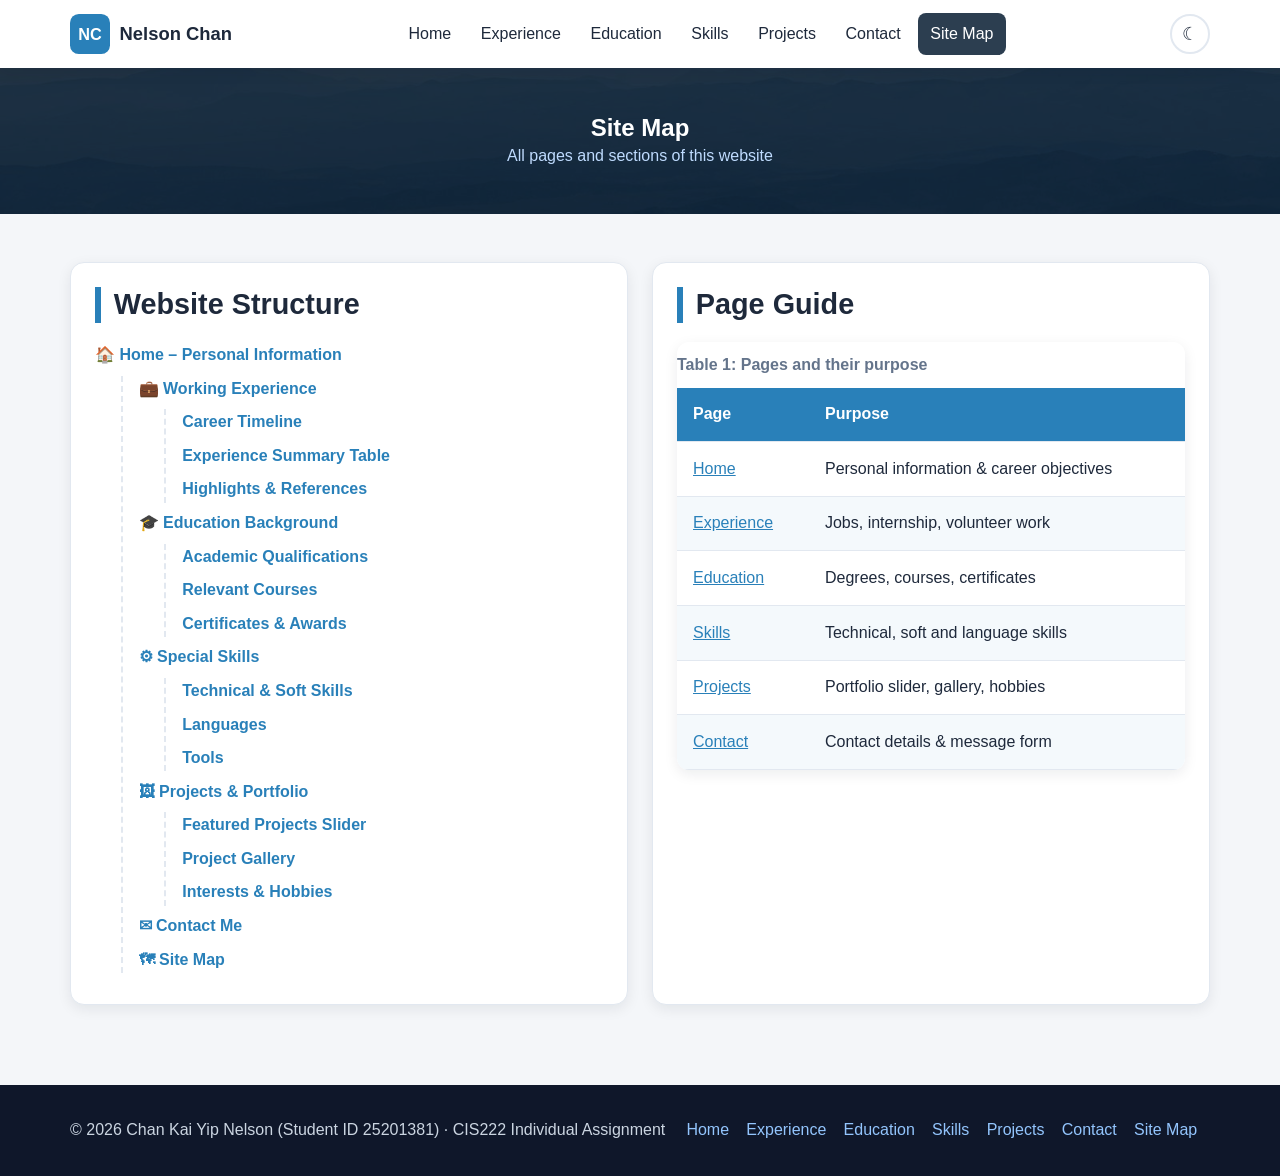
<file: sitemap.html>
<!DOCTYPE html>
<html lang="en">
<head>
  <meta charset="UTF-8">
  <meta name="viewport" content="width=device-width, initial-scale=1.0">
  <meta name="description" content="Site map of Chan Kai Yip Nelson e-portfolio">
  <meta name="keywords" content="e-portfolio, CV, AI and ICT student, Saint Francis University, web developer">
  <meta name="author" content="Chan Kai Yip Nelson">
  <title>Site Map | Chan Kai Yip Nelson - e-Portfolio</title>
  <link rel="icon" href="images/logo.svg" type="image/svg+xml">
  <link rel="stylesheet" href="css/style.css">
</head>
<body>
  <!-- ===== Header & navigation (same on every page) ===== -->
  <header class="site-header">
    <div class="container nav-wrap">
      <a class="brand" href="index.html"><img src="images/logo.svg" alt="Chan Kai Yip Nelson logo" width="40" height="40"><span>Nelson Chan</span></a>
      <nav aria-label="Main navigation">
        <ul class="nav-menu" id="navMenu">
          <li><a href="index.html">Home</a></li>
          <li><a href="experience.html">Experience</a></li>
          <li><a href="education.html">Education</a></li>
          <li><a href="skills.html">Skills</a></li>
          <li><a href="projects.html">Projects</a></li>
          <li><a href="contact.html">Contact</a></li>
          <li><a href="sitemap.html" class="active" aria-current="page">Site Map</a></li>
        </ul>
      </nav>
      <div class="nav-tools">
        <button type="button" class="icon-btn" id="themeToggle" aria-label="Toggle dark mode">&#9790;</button>
        <button type="button" class="hamburger" id="hamburger" aria-label="Open menu" aria-expanded="false" aria-controls="navMenu"><span></span><span></span><span></span></button>
      </div>
    </div>
  </header>

  <main>
    <section class="page-banner">
      <div class="container">
        <h1>Site Map</h1>
        <p>All pages and sections of this website</p>
      </div>
    </section>

    <section>
      <div class="container grid-2">
        <div class="card">
          <h2 class="section-title">Website Structure</h2>
          <ul class="sitemap-tree">
            <li><a href="index.html">&#127968; Home &ndash; Personal Information</a>
              <ul>
                <li><a href="experience.html">&#128188; Working Experience</a>
                  <ul><li><a href="experience.html#timeline">Career Timeline</a></li><li><a href="experience.html#summary">Experience Summary Table</a></li><li><a href="experience.html#highlights">Highlights &amp; References</a></li></ul></li>
                <li><a href="education.html">&#127891; Education Background</a>
                  <ul><li><a href="education.html#qualifications">Academic Qualifications</a></li><li><a href="education.html#courses">Relevant Courses</a></li><li><a href="education.html#certificates">Certificates &amp; Awards</a></li></ul></li>
                <li><a href="skills.html">&#9881; Special Skills</a>
                  <ul><li><a href="skills.html#technical">Technical &amp; Soft Skills</a></li><li><a href="skills.html#languages">Languages</a></li><li><a href="skills.html#tools">Tools</a></li></ul></li>
                <li><a href="projects.html">&#128444; Projects &amp; Portfolio</a>
                  <ul><li><a href="projects.html#slider-section">Featured Projects Slider</a></li><li><a href="projects.html#gallery">Project Gallery</a></li><li><a href="projects.html#hobbies">Interests &amp; Hobbies</a></li></ul></li>
                <li><a href="contact.html">&#9993; Contact Me</a></li>
                <li><a href="sitemap.html">&#128506; Site Map</a></li>
              </ul>
            </li>
          </ul>
        </div>
        <div class="card">
          <h2 class="section-title">Page Guide</h2>
          <div class="table-wrap">
            <table class="data-table" style="min-width:0">
              <caption>Table 1: Pages and their purpose</caption>
              <thead><tr><th scope="col">Page</th><th scope="col">Purpose</th></tr></thead>
              <tbody>
                <tr><td><a href="index.html">Home</a></td><td>Personal information &amp; career objectives</td></tr>
                <tr><td><a href="experience.html">Experience</a></td><td>Jobs, internship, volunteer work</td></tr>
                <tr><td><a href="education.html">Education</a></td><td>Degrees, courses, certificates</td></tr>
                <tr><td><a href="skills.html">Skills</a></td><td>Technical, soft and language skills</td></tr>
                <tr><td><a href="projects.html">Projects</a></td><td>Portfolio slider, gallery, hobbies</td></tr>
                <tr><td><a href="contact.html">Contact</a></td><td>Contact details &amp; message form</td></tr>
              </tbody>
            </table>
          </div>
        </div>
      </div>
    </section>
  </main>

  <!-- ===== Footer ===== -->
  <footer class="site-footer">
    <div class="container footer-grid">
      <p>&copy; <span id="year">2026</span> Chan Kai Yip Nelson (Student ID 25201381) &middot; CIS222 Individual Assignment</p>
      <p><a href="index.html">Home</a> <a href="experience.html">Experience</a> <a href="education.html">Education</a> <a href="skills.html">Skills</a> <a href="projects.html">Projects</a> <a href="contact.html">Contact</a> <a href="sitemap.html">Site Map</a></p>
    </div>
  </footer>
  <button type="button" id="backToTop" aria-label="Back to top">&#8593;</button>
  <script src="js/script.js"></script>
</body>
</html>
</file>
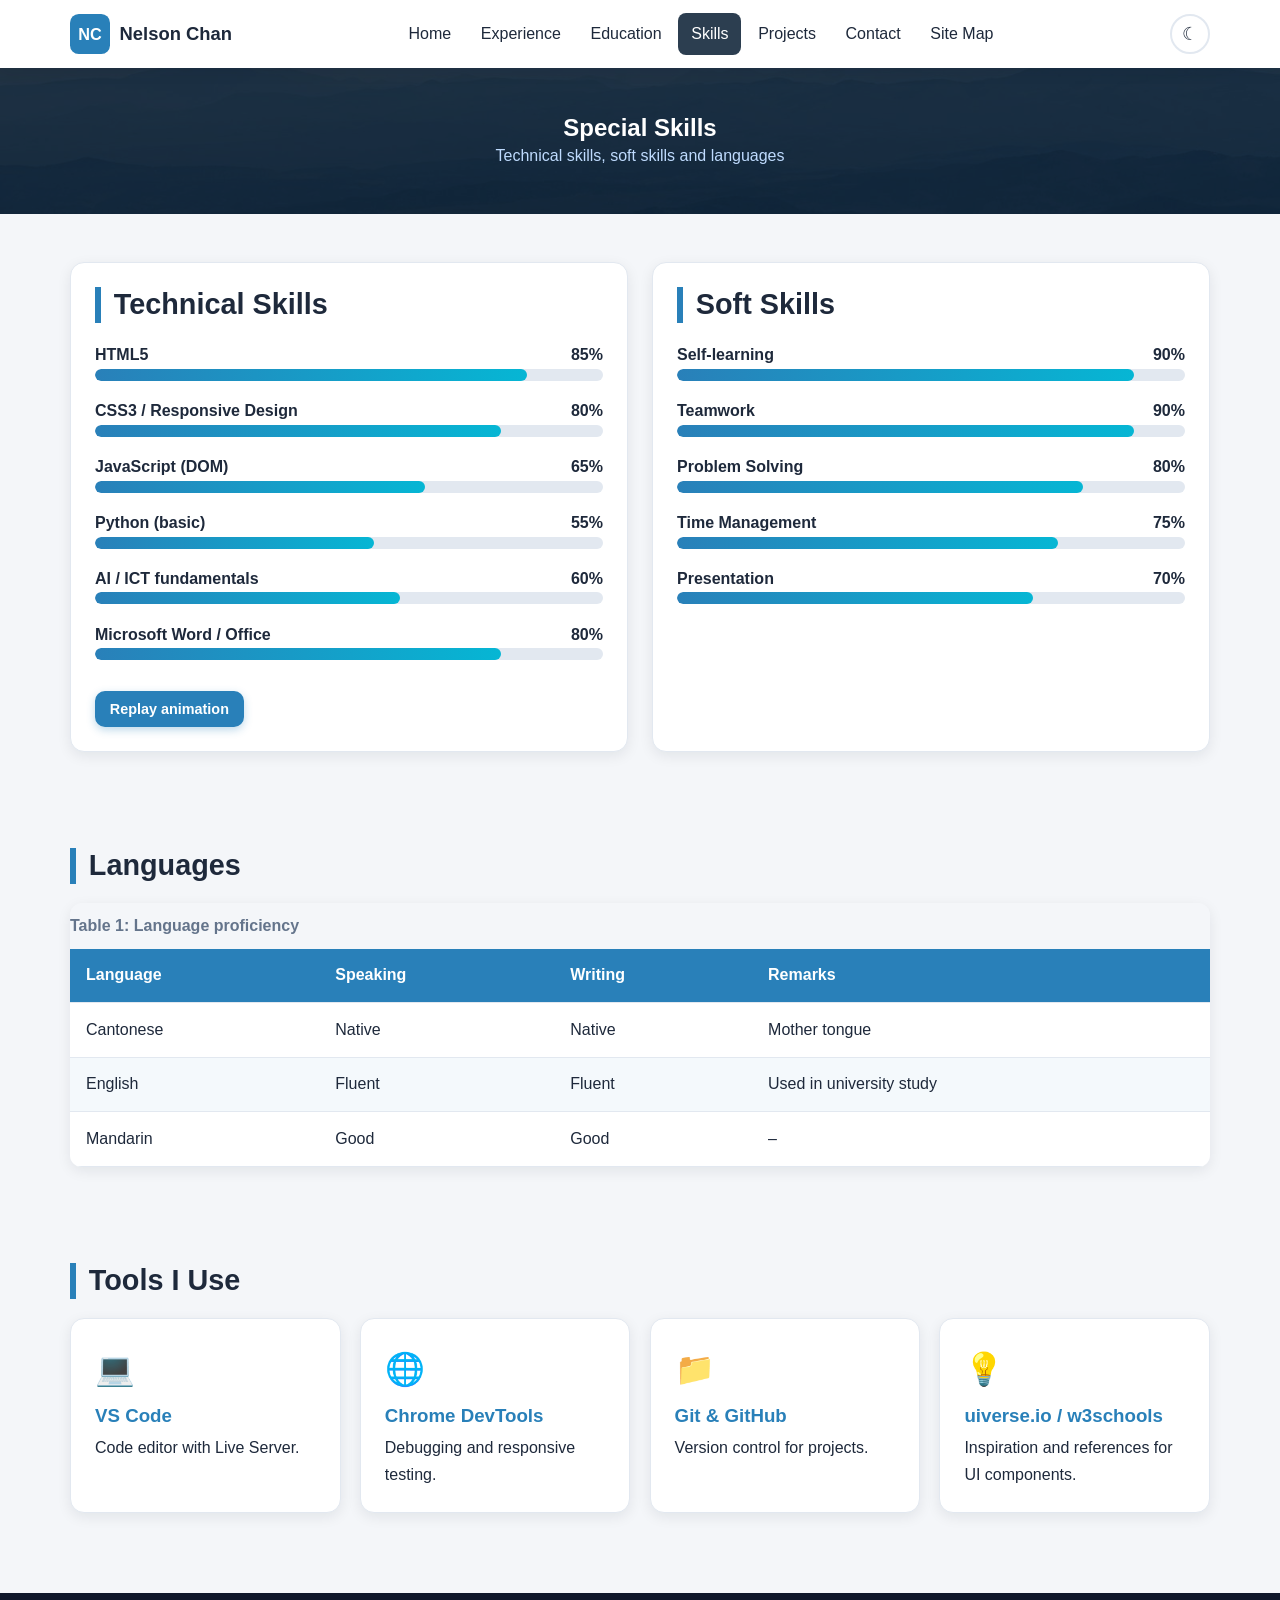
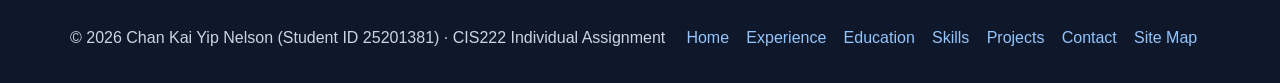
<file: skills.html>
<!DOCTYPE html>
<html lang="en">
<head>
  <meta charset="UTF-8">
  <meta name="viewport" content="width=device-width, initial-scale=1.0">
  <meta name="description" content="Special skills of Chan Kai Yip Nelson">
  <meta name="keywords" content="e-portfolio, CV, AI and ICT student, Saint Francis University, web developer">
  <meta name="author" content="Chan Kai Yip Nelson">
  <title>Special Skills | Chan Kai Yip Nelson - e-Portfolio</title>
  <link rel="icon" href="images/logo.svg" type="image/svg+xml">
  <link rel="stylesheet" href="css/style.css">
</head>
<body>
  <!-- ===== Header & navigation (same on every page) ===== -->
  <header class="site-header">
    <div class="container nav-wrap">
      <a class="brand" href="index.html"><img src="images/logo.svg" alt="Chan Kai Yip Nelson logo" width="40" height="40"><span>Nelson Chan</span></a>
      <nav aria-label="Main navigation">
        <ul class="nav-menu" id="navMenu">
          <li><a href="index.html">Home</a></li>
          <li><a href="experience.html">Experience</a></li>
          <li><a href="education.html">Education</a></li>
          <li><a href="skills.html" class="active" aria-current="page">Skills</a></li>
          <li><a href="projects.html">Projects</a></li>
          <li><a href="contact.html">Contact</a></li>
          <li><a href="sitemap.html">Site Map</a></li>
        </ul>
      </nav>
      <div class="nav-tools">
        <button type="button" class="icon-btn" id="themeToggle" aria-label="Toggle dark mode">&#9790;</button>
        <button type="button" class="hamburger" id="hamburger" aria-label="Open menu" aria-expanded="false" aria-controls="navMenu"><span></span><span></span><span></span></button>
      </div>
    </div>
  </header>

  <main>
    <section class="page-banner">
      <div class="container">
        <h1>Special Skills</h1>
        <p>Technical skills, soft skills and languages</p>
      </div>
    </section>

    <section id="technical">
      <div class="container grid-2">
        <div class="card">
          <h2 class="section-title">Technical Skills</h2>
          <div class="skill"><div class="skill-head"><span>HTML5</span><span>85%</span></div><div class="skill-bar"><div class="skill-fill" data-level="85"></div></div></div>
          <div class="skill"><div class="skill-head"><span>CSS3 / Responsive Design</span><span>80%</span></div><div class="skill-bar"><div class="skill-fill" data-level="80"></div></div></div>
          <div class="skill"><div class="skill-head"><span>JavaScript (DOM)</span><span>65%</span></div><div class="skill-bar"><div class="skill-fill" data-level="65"></div></div></div>
          <div class="skill"><div class="skill-head"><span>Python (basic)</span><span>55%</span></div><div class="skill-bar"><div class="skill-fill" data-level="55"></div></div></div>
          <div class="skill"><div class="skill-head"><span>AI / ICT fundamentals</span><span>60%</span></div><div class="skill-bar"><div class="skill-fill" data-level="60"></div></div></div>
          <div class="skill"><div class="skill-head"><span>Microsoft Word / Office</span><span>80%</span></div><div class="skill-bar"><div class="skill-fill" data-level="80"></div></div></div>
          <button type="button" class="btn btn-small" id="replaySkills">Replay animation</button>
        </div>
        <div class="card">
          <h2 class="section-title">Soft Skills</h2>
          <div class="skill"><div class="skill-head"><span>Self-learning</span><span>90%</span></div><div class="skill-bar"><div class="skill-fill" data-level="90"></div></div></div>
          <div class="skill"><div class="skill-head"><span>Teamwork</span><span>90%</span></div><div class="skill-bar"><div class="skill-fill" data-level="90"></div></div></div>
          <div class="skill"><div class="skill-head"><span>Problem Solving</span><span>80%</span></div><div class="skill-bar"><div class="skill-fill" data-level="80"></div></div></div>
          <div class="skill"><div class="skill-head"><span>Time Management</span><span>75%</span></div><div class="skill-bar"><div class="skill-fill" data-level="75"></div></div></div>
          <div class="skill"><div class="skill-head"><span>Presentation</span><span>70%</span></div><div class="skill-bar"><div class="skill-fill" data-level="70"></div></div></div>
        </div>
      </div>
    </section>

    <!-- ===== Language table ===== -->
    <section id="languages">
      <div class="container">
        <h2 class="section-title">Languages</h2>
        <div class="table-wrap">
          <table class="data-table">
            <caption>Table 1: Language proficiency</caption>
            <thead><tr><th scope="col">Language</th><th scope="col">Speaking</th><th scope="col">Writing</th><th scope="col">Remarks</th></tr></thead>
            <tbody>
              <tr><td>Cantonese</td><td>Native</td><td>Native</td><td>Mother tongue</td></tr>
              <tr><td>English</td><td>Fluent</td><td>Fluent</td><td>Used in university study</td></tr>
              <tr><td>Mandarin</td><td>Good</td><td>Good</td><td>&ndash;</td></tr>
            </tbody>
          </table>
        </div>
      </div>
    </section>

    <!-- ===== Tools (cards with hover) ===== -->
    <section id="tools">
      <div class="container">
        <h2 class="section-title">Tools I Use</h2>
        <div class="grid-4">
          <div class="card"><div class="icon" aria-hidden="true">&#128187;</div><h3>VS Code</h3><p>Code editor with Live Server.</p></div>
          <div class="card"><div class="icon" aria-hidden="true">&#127760;</div><h3>Chrome DevTools</h3><p>Debugging and responsive testing.</p></div>
          <div class="card"><div class="icon" aria-hidden="true">&#128193;</div><h3>Git &amp; GitHub</h3><p>Version control for projects.</p></div>
          <div class="card"><div class="icon" aria-hidden="true">&#128161;</div><h3>uiverse.io / w3schools</h3><p>Inspiration and references for UI components.</p></div>
        </div>
      </div>
    </section>
  </main>

  <!-- ===== Footer ===== -->
  <footer class="site-footer">
    <div class="container footer-grid">
      <p>&copy; <span id="year">2026</span> Chan Kai Yip Nelson (Student ID 25201381) &middot; CIS222 Individual Assignment</p>
      <p><a href="index.html">Home</a> <a href="experience.html">Experience</a> <a href="education.html">Education</a> <a href="skills.html">Skills</a> <a href="projects.html">Projects</a> <a href="contact.html">Contact</a> <a href="sitemap.html">Site Map</a></p>
    </div>
  </footer>
  <button type="button" id="backToTop" aria-label="Back to top">&#8593;</button>
  <script src="js/script.js"></script>
</body>
</html>
</file>
<file: css/style.css>
/* =========================================================
   style.css - External stylesheet for Chan Tai Man e-portfolio
   CIS222/CIS282 Individual Assignment
   Topics used: selectors, box model, flexbox, grid, table styling,
   :hover / :focus / :active, transition, box-shadow, border-radius,
   position / z-index, media queries (responsive)
   ========================================================= */

/* ---------- 1. Colour variables (light + dark theme) ---------- */
:root {
  --primary: #2980b9;
  --primary-dark: #2c3e50;
  --accent: #2ecc71;
  --bg: #f4f6f9;
  --card: #ffffff;
  --text: #1e293b;
  --muted: #64748b;
  --border: #e2e8f0;
  --shadow: 0 4px 14px rgba(15, 23, 42, 0.08);
  --shadow-hover: 0 12px 28px rgba(15, 23, 42, 0.18);
}
body.dark {
  --bg: #0f172a;
  --card: #1e293b;
  --text: #e2e8f0;
  --muted: #94a3b8;
  --border: #334155;
  --shadow: 0 4px 14px rgba(0, 0, 0, 0.4);
}

/* ---------- 2. Base / universal selector ---------- */
* { box-sizing: border-box; margin: 0; padding: 0; }
html { scroll-behavior: smooth; }
body {
  font-family: "Segoe UI", Arial, Helvetica, sans-serif;
  background-color: var(--bg);
  color: var(--text);
  line-height: 1.65;
  transition: background-color 0.3s, color 0.3s;
}
img { max-width: 100%; height: auto; display: block; }
a { color: var(--primary); }
h1, h2, h3 { line-height: 1.25; }
h2.section-title {
  font-size: 1.8rem;
  margin-bottom: 1.2rem;
  padding-left: 0.8rem;
  border-left: 6px solid var(--primary);
}
.container { width: 92%; max-width: 1140px; margin: 0 auto; }
section { padding: 3rem 0; }
.muted { color: var(--muted); }

/* ---------- 3. Header & navigation bar ---------- */
.site-header {
  position: sticky; top: 0; z-index: 100;
  background-color: var(--card);
  box-shadow: var(--shadow);
}
.nav-wrap {
  display: flex; align-items: center; justify-content: space-between;
  min-height: 68px;
}
.brand { display: flex; align-items: center; gap: 0.6rem; text-decoration: none; color: var(--text); font-weight: 700; font-size: 1.15rem; }
.brand img { width: 40px; height: 40px; }
.nav-menu { list-style: none; display: flex; gap: 0.25rem; }
.nav-menu a {
  display: block; padding: 0.5rem 0.8rem; border-radius: 8px;
  color: var(--text); text-decoration: none; font-weight: 500;
  transition: background-color 0.25s, color 0.25s;
}
.nav-menu a:hover, .nav-menu a:focus { background-color: var(--primary); color: #fff; outline: none; }
.nav-menu a.active { background-color: var(--primary-dark); color: #fff; }
.nav-tools { display: flex; align-items: center; gap: 0.5rem; }

/* Hamburger button (hidden on desktop) */
.hamburger {
  display: none; background: none; border: 2px solid var(--border);
  border-radius: 8px; width: 44px; height: 40px; cursor: pointer;
  flex-direction: column; justify-content: center; align-items: center; gap: 5px;
}
.hamburger span { display: block; width: 22px; height: 3px; background-color: var(--text); border-radius: 2px; transition: transform 0.3s, opacity 0.3s; }
.hamburger.open span:nth-child(1) { transform: translateY(8px) rotate(45deg); }
.hamburger.open span:nth-child(2) { opacity: 0; }
.hamburger.open span:nth-child(3) { transform: translateY(-8px) rotate(-45deg); }

/* ---------- 4. Buttons (Tutorial 6: :hover, :focus, :active) ---------- */
.btn {
  display: inline-block; min-width: 120px; min-height: 44px;
  padding: 0.65rem 1.3rem; border: 2px solid var(--primary);
  border-radius: 10px; background-color: var(--primary); color: #fff;
  font-size: 1rem; font-weight: 600; text-align: center; text-decoration: none;
  cursor: pointer; box-shadow: 0 3px 8px rgba(41, 128, 185, 0.3);
  transition: background-color 0.25s, transform 0.2s, box-shadow 0.25s;
}
.btn:hover { background-color: var(--primary-dark); transform: translateY(-3px); box-shadow: 0 8px 18px rgba(41, 128, 185, 0.4); }
.btn:focus { outline: 3px solid var(--accent); outline-offset: 2px; }
.btn:active { transform: translateY(1px) scale(0.97); box-shadow: none; }
.btn-outline { background-color: transparent; color: var(--primary); }
.btn-outline:hover { color: #fff; }
.btn-small { min-width: 0; min-height: 36px; padding: 0.35rem 0.8rem; font-size: 0.9rem; }
.icon-btn {
  width: 40px; height: 40px; border-radius: 50%; border: 2px solid var(--border);
  background: var(--card); color: var(--text); font-size: 1.1rem; cursor: pointer;
  transition: transform 0.3s, border-color 0.3s;
}
.icon-btn:hover { transform: rotate(20deg); border-color: var(--primary); }
.icon-btn:focus { outline: 3px solid var(--accent); }

/* ---------- 5. Hero / page banner ---------- */
.hero {
  background: url("../images/banner.jpg") center / cover no-repeat;
  color: #fff; padding: 4rem 0;
}
.hero-grid { display: grid; grid-template-columns: 1fr 2fr; gap: 2.5rem; align-items: center; }
.profile-photo {
  width: 260px; height: 260px; border-radius: 50%; object-fit: cover; margin: 0 auto;
  border: 6px solid rgba(255,255,255,0.85); box-shadow: 0 10px 30px rgba(0,0,0,0.4);
  transition: transform 0.4s;
}
.profile-photo:hover { transform: scale(1.05) rotate(-2deg); }
.hero h1 { font-size: 2.6rem; margin-bottom: 0.3rem; }
.hero .tagline { font-size: 1.25rem; color: #bfdbfe; margin-bottom: 1rem; }
.hero .typing { min-height: 1.6em; font-family: Consolas, monospace; color: #fde68a; margin-bottom: 1.4rem; }
.hero .btn-outline { color: #fff; border-color: #fff; }
.hero-buttons { display: flex; flex-wrap: wrap; gap: 0.8rem; }
.page-banner { background: url("../images/banner.jpg") center / cover; color: #fff; padding: 2.8rem 0; text-align: center; }
.page-banner p { color: #bfdbfe; }

/* ---------- 6. Cards & grids (DIV layout) ---------- */
.grid-2 { display: grid; grid-template-columns: repeat(2, 1fr); gap: 1.5rem; }
.grid-3 { display: grid; grid-template-columns: repeat(3, 1fr); gap: 1.5rem; }
.grid-4 { display: grid; grid-template-columns: repeat(4, 1fr); gap: 1.2rem; }
.card {
  background-color: var(--card); border: 1px solid var(--border);
  border-radius: 14px; padding: 1.5rem; box-shadow: var(--shadow);
  transition: transform 0.3s, box-shadow 0.3s;
}
.card:hover { transform: translateY(-6px); box-shadow: var(--shadow-hover); }
.card h3 { margin-bottom: 0.5rem; color: var(--primary); }
.card .icon { font-size: 2rem; margin-bottom: 0.5rem; }
.stat { text-align: center; }
.stat .num { font-size: 2.2rem; font-weight: 800; color: var(--primary); }
.info-list { list-style: none; }
.info-list li { padding: 0.45rem 0; border-bottom: 1px dashed var(--border); }
.info-list strong { display: inline-block; min-width: 110px; }
.tag { display: inline-block; background: #dbeafe; color: #1e40af; padding: 0.2rem 0.65rem; border-radius: 999px; font-size: 0.82rem; margin: 0.15rem; }

/* ---------- 7. Timeline (working experience) ---------- */
.timeline { position: relative; padding-left: 2rem; }
.timeline::before { content: ""; position: absolute; left: 8px; top: 0; bottom: 0; width: 4px; background: var(--primary); border-radius: 2px; }
.timeline-item { position: relative; margin-bottom: 1.6rem; }
.timeline-item::before {
  content: ""; position: absolute; left: -2rem; top: 1.6rem; width: 20px; height: 20px;
  border-radius: 50%; background: var(--card); border: 4px solid var(--primary);
}
.timeline-item .date { font-weight: 700; color: var(--accent); }

/* ---------- 8. Tables (Education / Experience summary) ---------- */
.table-wrap { overflow-x: auto; border-radius: 12px; box-shadow: var(--shadow); }
table.data-table { width: 100%; border-collapse: collapse; background: var(--card); min-width: 620px; }
.data-table caption { caption-side: top; text-align: left; font-weight: 700; padding: 0.6rem 0; color: var(--muted); }
.data-table th, .data-table td { padding: 0.85rem 1rem; text-align: left; border-bottom: 1px solid var(--border); }
.data-table thead th { background-color: var(--primary); color: #fff; }
.data-table tbody tr:nth-child(even) { background-color: rgba(41, 128, 185, 0.05); }
.data-table tbody tr { transition: background-color 0.2s; }
.data-table tbody tr:hover { background-color: rgba(245, 158, 11, 0.18); }

/* ---------- 9. Skill bars ---------- */
.skill { margin-bottom: 1.1rem; }
.skill-head { display: flex; justify-content: space-between; font-weight: 600; }
.skill-bar { height: 12px; background: var(--border); border-radius: 999px; overflow: hidden; }
.skill-fill { height: 100%; width: 0; background: linear-gradient(90deg, var(--primary), #06b6d4); border-radius: 999px; transition: width 1.4s ease-out; }

/* ---------- 10. Accordion ---------- */
.accordion-item { border: 1px solid var(--border); border-radius: 10px; margin-bottom: 0.7rem; overflow: hidden; background: var(--card); }
.accordion-header {
  width: 100%; text-align: left; padding: 1rem 1.2rem; background: var(--card); color: var(--text);
  border: none; font-size: 1.05rem; font-weight: 600; cursor: pointer;
  display: flex; justify-content: space-between; align-items: center; transition: background-color 0.25s;
}
.accordion-header:hover, .accordion-header:focus { background-color: rgba(41, 128, 185, 0.1); outline: none; }
.accordion-header .sign { font-size: 1.4rem; transition: transform 0.3s; }
.accordion-item.open .sign { transform: rotate(45deg); }
.accordion-body { max-height: 0; overflow: hidden; transition: max-height 0.4s ease; padding: 0 1.2rem; }
.accordion-body p, .accordion-body ul { margin: 0.4rem 0 1rem; }
.accordion-body ul { padding-left: 1.2rem; }

/* ---------- 11. Image slider ---------- */
.slider { position: relative; border-radius: 16px; overflow: hidden; box-shadow: var(--shadow-hover); }
.slides { display: flex; transition: transform 0.6s ease; }
.slides img { width: 100%; flex-shrink: 0; aspect-ratio: 2 / 1; object-fit: cover; }
.slider-btn {
  position: absolute; top: 50%; transform: translateY(-50%); z-index: 2;
  width: 46px; height: 46px; border-radius: 50%; border: none; cursor: pointer;
  background: rgba(255,255,255,0.8); font-size: 1.4rem; transition: background-color 0.25s, transform 0.2s;
}
.slider-btn:hover { background: #fff; transform: translateY(-50%) scale(1.12); }
.slider-btn:active { transform: translateY(-50%) scale(0.95); }
.slider-btn.prev { left: 14px; } .slider-btn.next { right: 14px; }
.dots { position: absolute; bottom: 14px; width: 100%; display: flex; justify-content: center; gap: 8px; }
.dot { width: 13px; height: 13px; border-radius: 50%; border: 2px solid #fff; background: transparent; cursor: pointer; transition: background-color 0.25s; }
.dot.active, .dot:hover { background: #fff; }

/* ---------- 12. Project gallery & filter ---------- */
.filter-bar { display: flex; flex-wrap: wrap; gap: 0.5rem; margin-bottom: 1.5rem; }
.filter-btn.active { background-color: var(--primary-dark); color: #fff; }
.project-card { padding: 0; overflow: hidden; }
.project-card .thumb { overflow: hidden; }
.project-card img { transition: transform 0.5s; aspect-ratio: 2 / 1; object-fit: cover; width: 100%; }
.project-card:hover img { transform: scale(1.1); }
.project-card .body { padding: 1.2rem; }
.project-card.hide { display: none; }

/* ---------- 13. Forms (Lecture 4 + Lecture 6 validation) ---------- */
.form-group { margin-bottom: 1rem; }
.form-group label { display: block; font-weight: 600; margin-bottom: 0.3rem; }
.form-group input, .form-group select, .form-group textarea {
  width: 100%; padding: 0.7rem 0.9rem; border: 2px solid var(--border); border-radius: 8px;
  font-size: 1rem; background: var(--card); color: var(--text); font-family: inherit;
  transition: border-color 0.25s, box-shadow 0.25s;
}
.form-group input:focus, .form-group select:focus, .form-group textarea:focus {
  border-color: var(--primary); box-shadow: 0 0 0 4px rgba(41, 128, 185, 0.2); outline: none;
}
.form-group input.invalid, .form-group textarea.invalid, .form-group select.invalid { border-color: #dc2626; }
.form-group input.valid, .form-group textarea.valid, .form-group select.valid { border-color: #16a34a; }
.error-msg { color: #dc2626; font-size: 0.85rem; min-height: 1.1em; display: block; }
.radio-row { display: flex; gap: 1.2rem; flex-wrap: wrap; }
.radio-row label { font-weight: 400; display: flex; align-items: center; gap: 0.35rem; }
.radio-row input { width: auto; }
.form-result { margin-top: 1rem; padding: 1rem; border-radius: 10px; display: none; }
.form-result.success { display: block; background: #dcfce7; color: #166534; }

/* ---------- 14. Site map ---------- */
.sitemap-tree { list-style: none; }
.sitemap-tree ul { list-style: none; margin-left: 1.6rem; border-left: 2px dashed var(--border); padding-left: 1rem; }
.sitemap-tree li { margin: 0.45rem 0; }
.sitemap-tree a { text-decoration: none; font-weight: 600; transition: color 0.2s, padding-left 0.2s; }
.sitemap-tree a:hover { color: var(--accent); padding-left: 6px; }

/* ---------- 15. Footer, back-to-top, toast ---------- */
.site-footer { background: #0f172a; color: #cbd5e1; padding: 2rem 0; margin-top: 2rem; }
.footer-grid { display: flex; flex-wrap: wrap; justify-content: space-between; gap: 1rem; }
.site-footer a { color: #93c5fd; text-decoration: none; margin-right: 0.8rem; }
.site-footer a:hover { text-decoration: underline; color: #fff; }
#backToTop {
  position: fixed; right: 20px; bottom: 20px; z-index: 200; width: 48px; height: 48px;
  border-radius: 50%; border: none; background: var(--primary); color: #fff; font-size: 1.4rem;
  cursor: pointer; box-shadow: var(--shadow-hover); opacity: 0; visibility: hidden;
  transition: opacity 0.3s, transform 0.3s, visibility 0.3s;
}
#backToTop.show { opacity: 1; visibility: visible; }
#backToTop:hover { transform: translateY(-4px); }
.toast {
  position: fixed; left: 50%; bottom: 30px; transform: translateX(-50%) translateY(120px);
  background: #0f172a; color: #fff; padding: 0.8rem 1.4rem; border-radius: 10px; z-index: 300;
  transition: transform 0.4s;
}
.toast.show { transform: translateX(-50%) translateY(0); }

/* ---------- 16. Responsive: tablet ---------- */
@media (max-width: 992px) {
  .grid-3, .grid-4 { grid-template-columns: repeat(2, 1fr); }
  .hamburger { display: flex; }
  .nav-menu {
    position: absolute; top: 68px; left: 0; right: 0; flex-direction: column;
    background: var(--card); box-shadow: var(--shadow); padding: 0 4%;
    max-height: 0; overflow: hidden; transition: max-height 0.4s ease, padding 0.4s;
  }
  .nav-menu.open { max-height: 480px; padding: 0.8rem 4%; }
}
/* ---------- 17. Responsive: mobile ---------- */
@media (max-width: 600px) {
  .hero-grid, .grid-2, .grid-3, .grid-4 { grid-template-columns: 1fr; }
  .hero { text-align: center; padding: 2.5rem 0; }
  .hero h1 { font-size: 2rem; }
  .hero-buttons { justify-content: center; }
  .profile-photo { width: 190px; height: 190px; }
  h2.section-title { font-size: 1.45rem; }
  .brand span { display: none; }
  .slider-btn { width: 36px; height: 36px; font-size: 1.1rem; }
}
/* Print-friendly CV */
@media print {
  .site-header, .site-footer, #backToTop, .slider-btn { display: none; }
}
.card .btn-small { margin-top: 0.8rem; }
/* Darken the light mountain banner so white text stays readable */
.hero, .page-banner { background-color: #2c3e50; background-blend-mode: multiply; }
</file>
